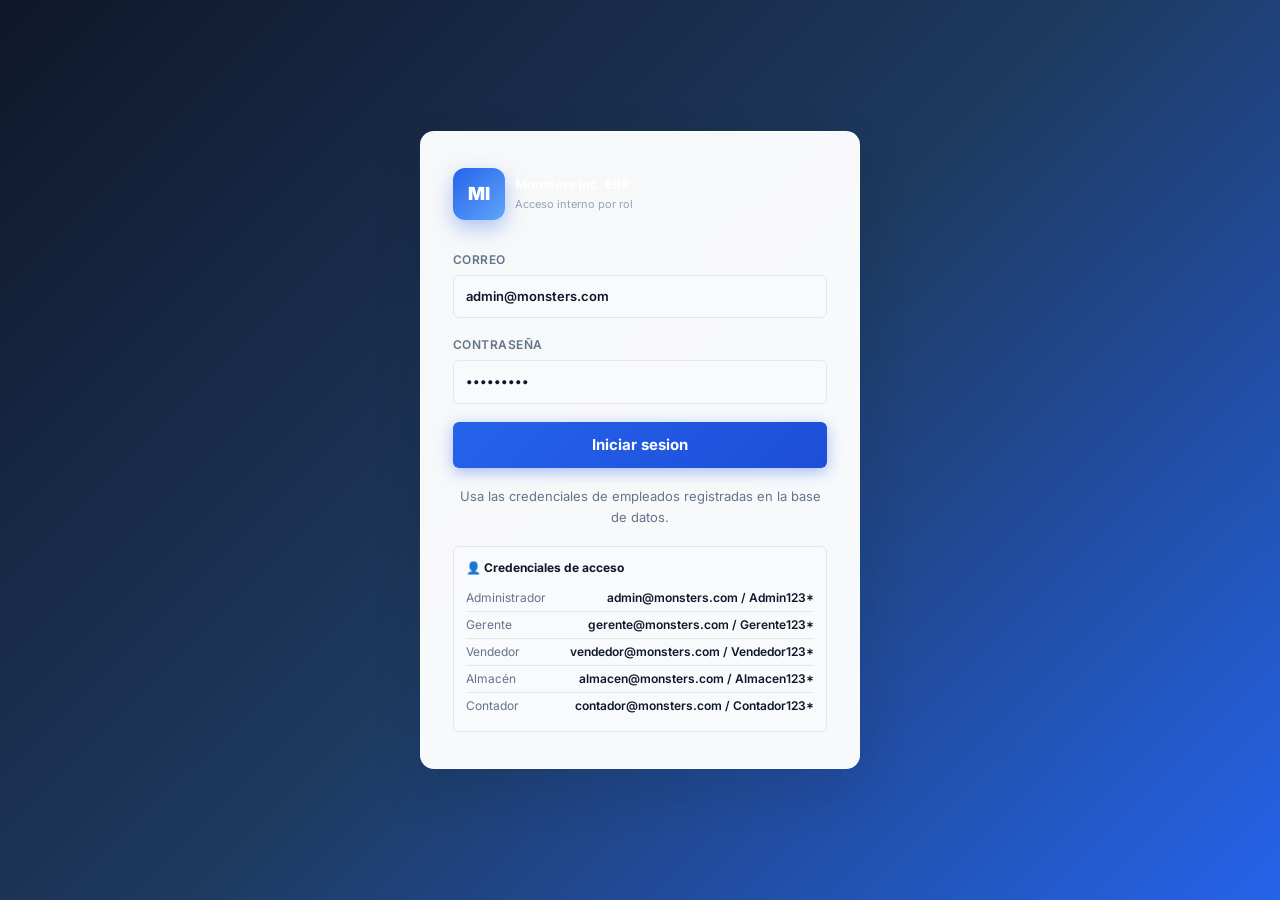
<file: ERP-Monsters-Inc/index.html>
<!doctype html>
<html lang="es">
<head>
  <meta charset="utf-8">
  <meta name="viewport" content="width=device-width, initial-scale=1">
  <title>Monsters Inc. ERP</title>
  <link rel="stylesheet" href="styles.css">
</head>
<body>
  <section class="login-view" id="loginView">
    <form class="login-card" id="loginForm">
      <div class="brand login-brand">
        <div class="brand-mark">MI</div>
        <div>
          <strong>Monsters Inc. ERP</strong>
          <span>Acceso interno por rol</span>
        </div>
      </div>
      <label>Correo
        <input id="loginEmail" type="email" value="admin@monsters.com" autocomplete="username" required>
      </label>
      <label>Contraseña
        <input id="loginPassword" type="password" value="Admin123*" autocomplete="current-password" required>
      </label>
      <button type="submit">Iniciar sesion</button>
      <p class="muted" id="loginMessage">Usa las credenciales de empleados registradas en la base de datos.</p>
      <div class="creds-hint">
        <strong>👤 Credenciales de acceso</strong>
        <div class="cred-row"><span>Administrador</span><span>admin@monsters.com / Admin123*</span></div>
        <div class="cred-row"><span>Gerente</span><span>gerente@monsters.com / Gerente123*</span></div>
        <div class="cred-row"><span>Vendedor</span><span>vendedor@monsters.com / Vendedor123*</span></div>
        <div class="cred-row"><span>Almacén</span><span>almacen@monsters.com / Almacen123*</span></div>
        <div class="cred-row"><span>Contador</span><span>contador@monsters.com / Contador123*</span></div>
      </div>
    </form>
  </section>

  <aside class="sidebar app-shell">
    <div class="brand">
      <div class="brand-mark">MI</div>
      <div>
        <strong>Monsters Inc. ERP</strong>
        <span>Ventas, inventario y operaciones</span>
      </div>
    </div>
    <label class="role-picker">Rol actual
      <select id="currentRole"></select>
    </label>
    <div class="session-box">
      <span>Sesion iniciada</span>
      <strong id="sessionUser">Sin usuario</strong>
    </div>
    <nav id="navigation"></nav>
    <button class="ghost full" id="resetState">Recargar datos de BD</button>
    <button class="ghost full danger-text" id="logoutButton">Cerrar sesion</button>
  </aside>

  <main class="app app-shell">
    <header class="topbar">
      <div>
        <p class="eyebrow">Operacion central Monster Inc.</p>
        <h1 id="screenTitle">Tablero operativo</h1>
      </div>
      <div class="top-actions">
        <button id="simulateOnline">Pedido online</button>
        <button id="simulateCorporate">Contrato corporativo</button>
        <button id="exportAll">Exportar CSV</button>
      </div>
    </header>

    <section class="screen active" id="dashboard">
      <div class="kpis" id="kpiCards"></div>
      <div class="grid two">
        <article class="panel">
          <div class="panel-head">
          <h2>Ventas por canal</h2>
            <button class="ghost" data-export="sales">CSV</button>
          </div>
          <canvas id="channelChart" height="220"></canvas>
        </article>
        <article class="panel">
          <div class="panel-head">
            <h2>Clientes por origen</h2>
            <button class="ghost" data-export="clients">CSV</button>
          </div>
          <canvas id="clientChart" height="220"></canvas>
        </article>
      </div>
      <div class="grid two">
        <article class="panel">
          <div class="panel-head">
            <h2>Clientes por lugar de gestion</h2>
            <button class="ghost" data-export="branches">CSV</button>
          </div>
          <canvas id="branchChart" height="220"></canvas>
        </article>
        <article class="panel">
          <div class="panel-head">
            <h2>Ultimas acciones</h2>
            <button class="ghost" data-screen="logs">Ver todo</button>
          </div>
          <div class="table-wrap">
            <table>
              <thead><tr><th>Fecha</th><th>Rol</th><th>Canal</th><th>Accion</th></tr></thead>
              <tbody id="recentLogRows"></tbody>
            </table>
          </div>
        </article>
      </div>
    </section>

    <section class="screen" id="pos">
      <div class="grid pos-layout">
        <article class="panel">
          <div class="panel-head">
          <h2>Punto de venta</h2>
            <span class="pill">Punto Fisico</span>
          </div>
          <div class="form-grid">
            <label>Cliente<select id="posClient"></select></label>
            <label>Articulo<select id="posProduct"></select></label>
            <label>Cantidad<input id="posQty" type="number" min="1" value="1"></label>
          </div>
          <div class="actions">
            <button id="addToCart">Agregar al ticket</button>
            <button class="ghost" id="clearCart">Vaciar ticket</button>
          </div>
          <div class="table-wrap">
            <table>
              <thead><tr><th>Concepto</th><th>Cant.</th><th>Precio</th><th>Total</th><th></th></tr></thead>
              <tbody id="cartRows"></tbody>
            </table>
          </div>
          <div class="total-bar">
            <strong id="cartTotal">$0.00</strong>
            <button id="processPosSale">Procesar e imprimir ticket</button>
          </div>
        </article>
        <article class="panel">
          <div class="panel-head">
            <h2>Simuladores por canal</h2>
            <span class="pill blue">Estado global</span>
          </div>
          <p class="muted">Cada venta descuenta inventario, crea factura, actualiza graficas, registra bitacora y, si aplica, genera envio o recoleccion.</p>
          <button class="full" id="runOnlineOrder">Pedido online</button>
          <button class="full secondary" id="runCorporateOrder">Venta B2B corporativa</button>
          <div class="document-mini" id="lastOperation"></div>
        </article>
      </div>
    </section>

    <section class="screen" id="clients">
      <article class="panel">
        <div class="panel-head">
          <h2>Gestion de clientes</h2>
          <button id="exportClients">Exportar clientes</button>
        </div>
        <div class="form-grid five">
          <label>Nombre<input id="clientName" placeholder="Boo Thompson"></label>
          <label>Correo<input id="clientEmail" type="email" placeholder="boo@humanmail.com"></label>
          <label>Tipo<select id="clientType"><option>Cliente Individual</option><option>Cliente Corporativo</option></select></label>
          <label>Canal<select id="clientChannel"><option>Online</option><option>Punto Fisico</option><option>Corporaciones</option></select></label>
          <label>Sucursal<select id="clientBranch"></select></label>
        </div>
        <div class="actions">
          <button id="createClient">Registrar cliente</button>
          <button class="ghost" data-filter-client="all">Todos</button>
          <button class="ghost" data-filter-client="Cliente Individual">Individuales</button>
          <button class="ghost" data-filter-client="Cliente Corporativo">Corporativos</button>
        </div>
        <div class="table-wrap">
          <table>
            <thead><tr><th>Cliente</th><th>Tipo</th><th>Canal</th><th>Sucursal/Depto.</th><th>Compras</th><th>Total</th><th>Acciones</th></tr></thead>
            <tbody id="clientRows"></tbody>
          </table>
        </div>
      </article>
    </section>

    <section class="screen" id="inventory">
      <article class="panel">
        <div class="panel-head">
          <h2>Inventario por sucursal</h2>
          <button id="exportInventory">Exportar inventario</button>
        </div>
        <div class="stock-filters">
          <button data-stock-filter="all">Total productos</button>
          <button data-stock-filter="low">Stock bajo (&lt;10)</button>
          <button data-stock-filter="zero">Sin stock</button>
          <button data-stock-filter="available">Disponibles</button>
        </div>
        <div class="form-grid five">
          <label>Nombre<input id="productName" placeholder="Laptop Lenovo ThinkPad E16"></label>
          <label>SKU<input id="productSku" placeholder="MI-ENER-900"></label>
          <label>Categoria<input id="productCategory" placeholder="Computo"></label>
          <label>Precio<input id="productPrice" type="number" min="1" placeholder="2500"></label>
          <label>Stock<input id="productStock" type="number" min="0" placeholder="20"></label>
        </div>
        <button id="createProduct">Registrar nuevo producto</button>
        <div class="table-wrap">
          <table>
            <thead><tr><th>SKU</th><th>Producto</th><th>Categoria</th><th>Sucursal</th><th>Stock</th><th>Precio</th><th>Acciones</th></tr></thead>
            <tbody id="inventoryRows"></tbody>
          </table>
        </div>
      </article>
    </section>

    <section class="screen" id="billing">
      <div class="grid two">
        <article class="panel">
          <div class="panel-head">
            <h2>Generar CFDI fiscal</h2>
            <span class="pill green">IVA 16%</span>
          </div>
          <div class="form-grid">
            <label>Cliente<select id="invoiceClient"></select></label>
            <label>Canal<select id="invoiceChannel"><option>Online</option><option>Punto Fisico</option><option>Corporaciones</option></select></label>
            <label>Concepto<input id="invoiceConcept" placeholder="Venta de articulos comerciales"></label>
            <label>Importe<input id="invoiceAmount" type="number" min="1" value="1200"></label>
          </div>
          <div class="invoice-preview">
            <span>Subtotal <strong id="invoiceSubtotal">$0.00</strong></span>
            <span>IVA <strong id="invoiceTax">$0.00</strong></span>
            <span>Total <strong id="invoiceTotal">$0.00</strong></span>
          </div>
          <button id="issueInvoice">Emitir CFDI</button>
        </article>
        <article class="panel">
          <div class="panel-head">
            <h2>Facturas emitidas</h2>
            <button id="exportInvoices">Exportar facturas</button>
          </div>
          <div class="form-grid">
            <label>Buscar<input id="invoiceSearch" placeholder="Folio o cliente"></label>
            <label>Canal<select id="invoiceFilter"><option>Todos</option><option>Online</option><option>Punto Fisico</option><option>Corporaciones</option></select></label>
          </div>
          <div class="table-wrap">
            <table>
              <thead><tr><th>Folio</th><th>Cliente</th><th>Canal</th><th>Total</th><th>Estado</th><th>Archivos</th></tr></thead>
              <tbody id="invoiceRows"></tbody>
            </table>
          </div>
        </article>
      </div>
    </section>

    <section class="screen" id="shipping">
      <article class="panel">
        <div class="panel-head">
          <h2>Gestion de envios</h2>
          <button id="exportShipments">Exportar envios</button>
        </div>
        <div class="table-wrap">
          <table>
            <thead><tr><th>Guia</th><th>Canal</th><th>Cliente</th><th>Sucursal</th><th>Destino</th><th>Estado</th><th>Acciones</th></tr></thead>
            <tbody id="shipmentRows"></tbody>
          </table>
        </div>
      </article>
    </section>

    <section class="screen" id="access">
      <div class="grid two">
        <article class="panel">
          <div class="panel-head">
          <h2>Empleados</h2>
            <button id="exportEmployees">Exportar empleados</button>
          </div>
          <div class="form-grid">
            <label>Nombre<input id="employeeName" placeholder="Randall Boggs"></label>
            <label>Correo<input id="employeeEmail" type="email" placeholder="randall@monsters.inc"></label>
            <label>Rol<select id="employeeRole"></select></label>
            <label>Sucursal<select id="employeeBranch"></select></label>
          </div>
          <button id="createEmployee">Registrar empleado</button>
          <div class="table-wrap">
            <table>
              <thead><tr><th>Nombre</th><th>Correo</th><th>Rol</th><th>Sucursal</th><th>Estado</th><th>Acciones</th></tr></thead>
              <tbody id="employeeRows"></tbody>
            </table>
          </div>
        </article>
        <article class="panel">
          <div class="panel-head">
            <h2>Roles y permisos</h2>
            <button id="saveRoleChanges">Guardar cambios</button>
          </div>
          <div class="form-grid">
            <label>Rol<select id="roleEditor"></select></label>
            <label>Nuevo rol<input id="newRoleName" placeholder="Supervisor CDA"></label>
          </div>
          <div id="permissionChecklist" class="checklist"></div>
          <button id="createRole">Crear rol con permisos</button>
        </article>
      </div>
    </section>

    <section class="screen" id="cut">
      <article class="panel">
        <div class="panel-head">
          <h2>Corte de caja personalizado</h2>
          <button id="downloadCut">Descargar reporte de corte</button>
        </div>
        <div class="form-grid four">
          <label>Periodo<select id="cutPeriod"><option>Semanal</option><option>Mensual</option><option>Personalizado</option></select></label>
          <label>Inicio<input id="cutStart" type="date"></label>
          <label>Fin<input id="cutEnd" type="date"></label>
          <label>Accion<button id="processCut" type="button">Procesar corte</button></label>
        </div>
        <div class="kpis" id="cutCards"></div>
        <div class="table-wrap">
          <table>
            <thead><tr><th>Canal</th><th>Ventas</th><th>Subtotal</th><th>IVA</th><th>Total</th></tr></thead>
            <tbody id="cutRows"></tbody>
          </table>
        </div>
      </article>
    </section>

    <section class="screen" id="logs">
      <article class="panel">
        <div class="panel-head">
          <h2>Bitacora de la planta</h2>
          <button id="exportLogs">Exportar bitacora</button>
        </div>
        <div class="table-wrap">
          <table>
            <thead><tr><th>Fecha exacta</th><th>Usuario/Rol</th><th>Canal</th><th>Modulo</th><th>Accion</th><th>Detalle</th></tr></thead>
            <tbody id="logRows"></tbody>
          </table>
        </div>
      </article>
    </section>
  </main>

  <div class="modal" id="modal">
    <div class="modal-card">
      <div class="panel-head">
        <h2 id="modalTitle">Documento</h2>
        <button class="ghost" id="closeModal">Cerrar</button>
      </div>
      <div id="modalBody"></div>
      <div class="actions end">
        <button id="printModal">Imprimir</button>
        <button id="downloadModal">Descargar HTML</button>
      </div>
    </div>
  </div>

  <div id="toastContainer"></div>
  <script src="script.js"></script>
</body>
</html>
</file>
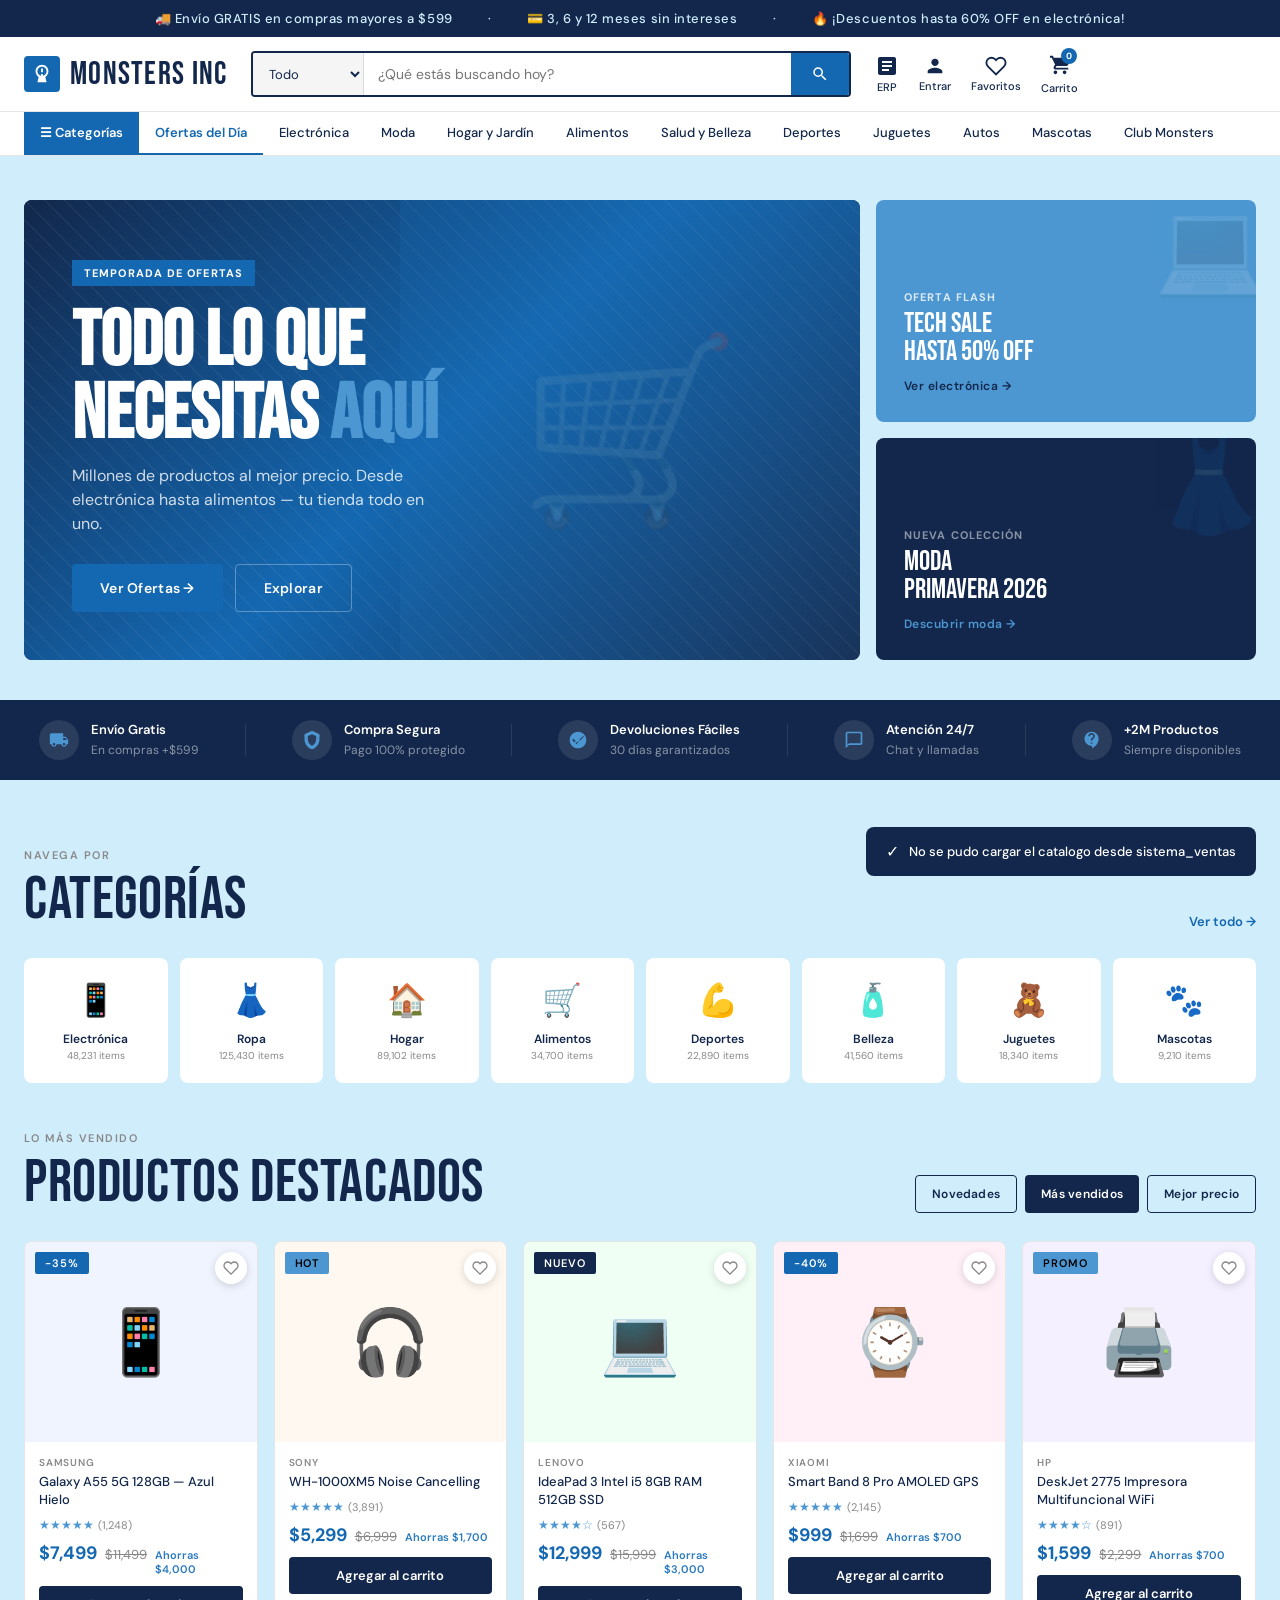
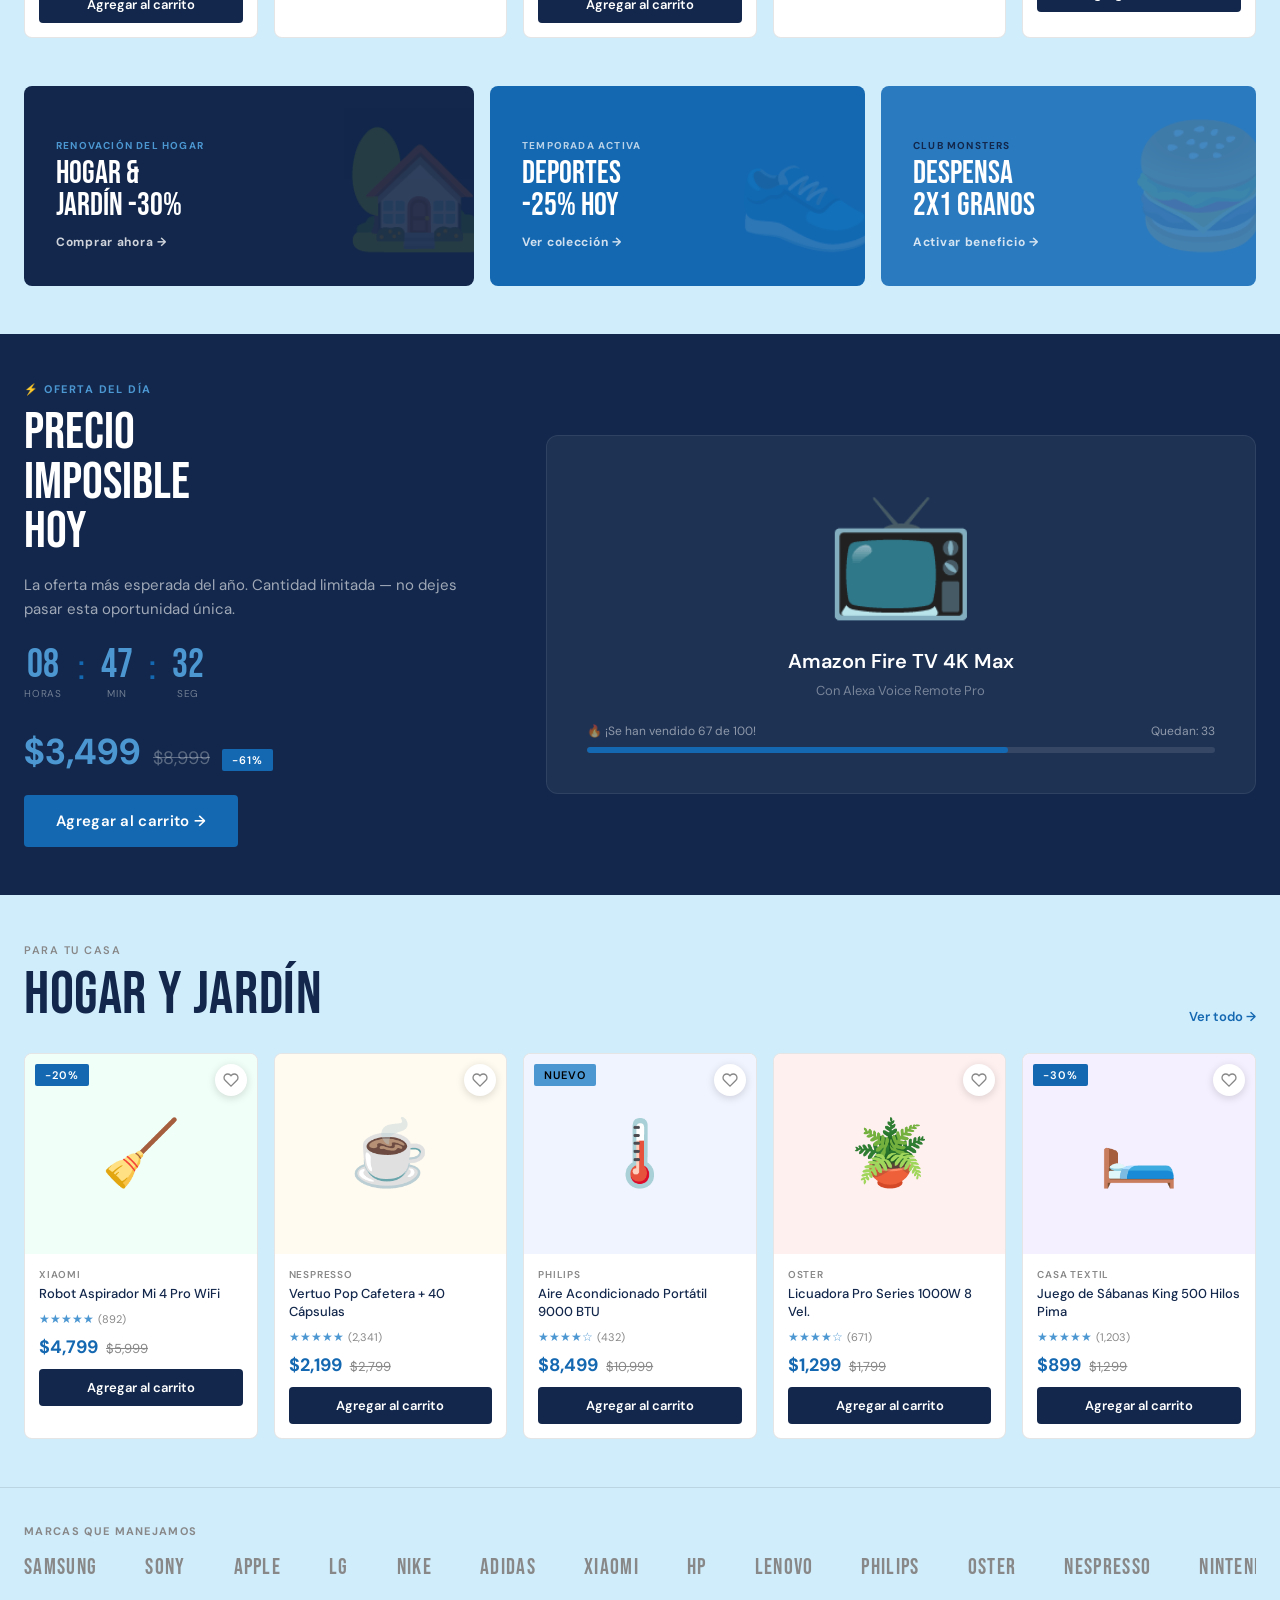
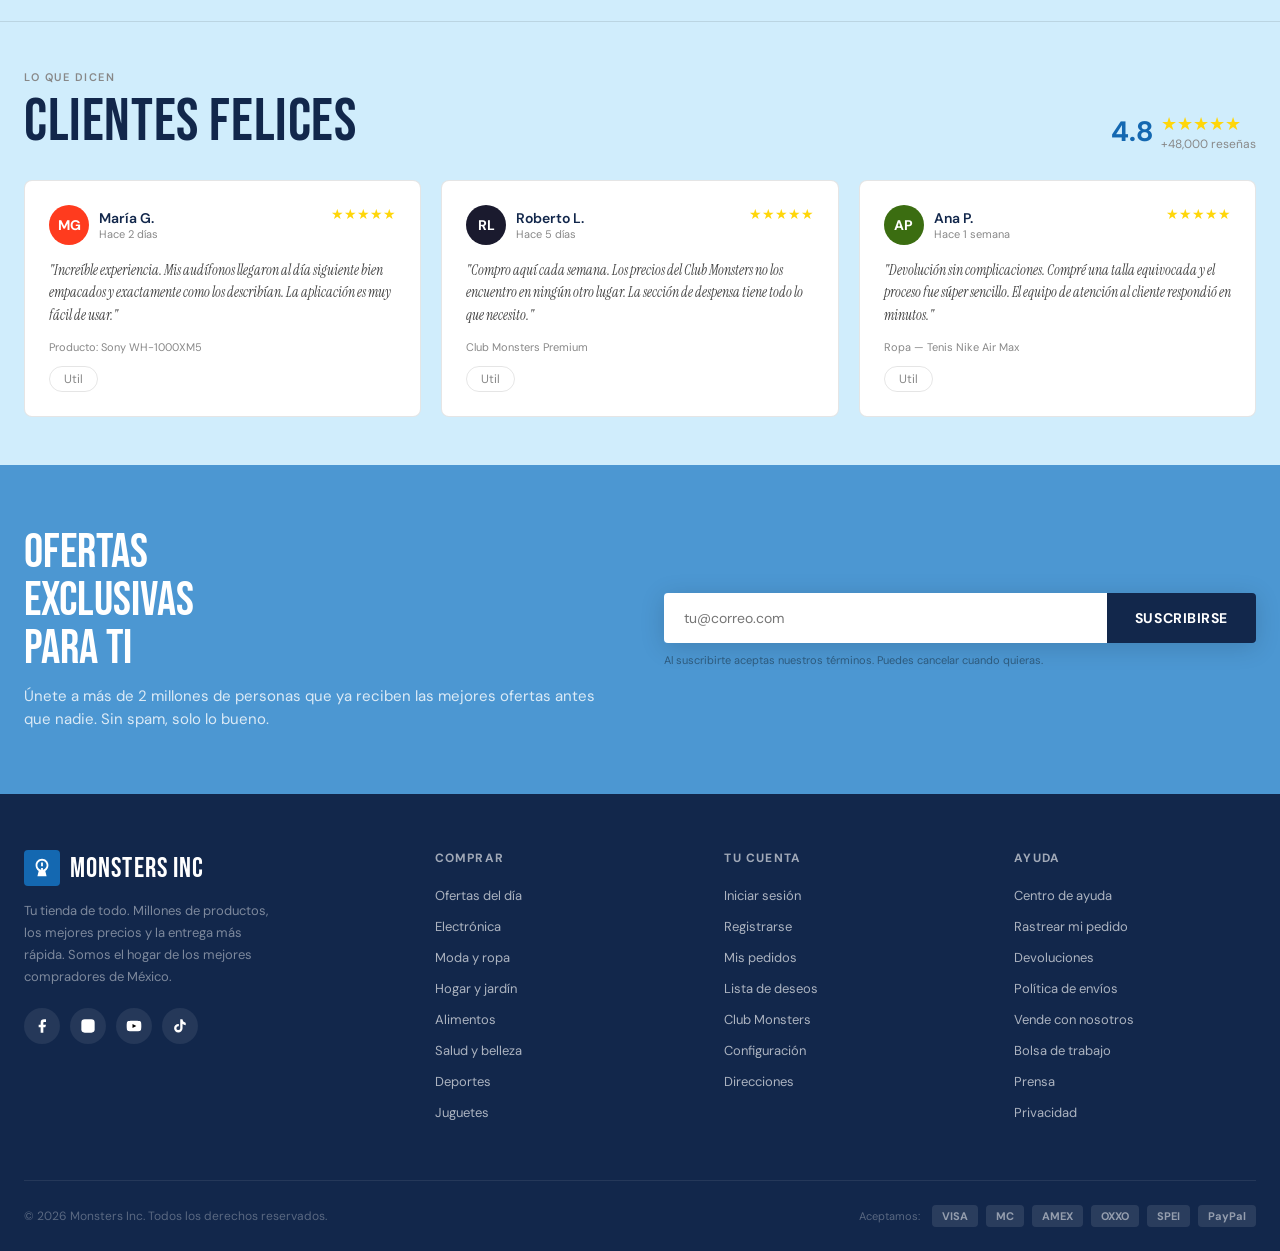
<file: tienda-de-Monsters-Inc/index.html>
<!DOCTYPE html>
<html lang="es">
<head>
<meta charset="UTF-8">
<meta name="viewport" content="width=device-width, initial-scale=1.0">
<title>Monsters Inc — Tu tienda de todo</title>
<link href="https://fonts.googleapis.com/css2?family=Bebas+Neue&family=DM+Sans:wght@300;400;500;600&family=Instrument+Serif:ital@0;1&display=swap" rel="stylesheet">
<link rel="stylesheet" href="estilo.css">
</head>
<body>

<!-- ANNOUNCEMENT -->
<div class="announcement-bar">
  <span>🚚 Envío GRATIS en compras mayores a $599</span>
  <span>·</span>
  <span>💳 3, 6 y 12 meses sin intereses</span>
  <span>·</span>
  <span>🔥 ¡Descuentos hasta 60% OFF en electrónica!</span>
</div>

<!-- HEADER -->
<header>
  <div class="container">
    <div class="nav-top">
      <a href="#" class="logo">
        <div class="logo-icon">
          <svg viewBox="0 0 24 24" xmlns="http://www.w3.org/2000/svg">
            <path d="M12 2C8.13 2 5 5.13 5 9c0 2.61 1.36 4.9 3.4 6.22L7 21h10l-1.4-5.78C17.64 13.9 19 11.61 19 9c0-3.87-3.13-7-7-7zm0 2c2.76 0 5 2.24 5 5s-2.24 5-5 5-5-2.24-5-5 2.24-5 5-5zm-1 8h2v2h-2zm0-6h2v4h-2z"/>
          </svg>
        </div>
        MONSTERS INC
      </a>
      <div class="search-bar">
        <select>
          <option>Todo</option>
          <option>Electrónica</option>
          <option>Ropa</option>
          <option>Hogar</option>
          <option>Alimentos</option>
          <option>Deportes</option>
        </select>
        <input type="text" placeholder="¿Qué estás buscando hoy?">
        <button>
          <svg viewBox="0 0 24 24" xmlns="http://www.w3.org/2000/svg">
            <path d="M15.5 14h-.79l-.28-.27A6.471 6.471 0 0 0 16 9.5 6.5 6.5 0 1 0 9.5 16c1.61 0 3.09-.59 4.23-1.57l.27.28v.79l5 4.99L20.49 19l-4.99-5zm-6 0C7.01 14 5 11.99 5 9.5S7.01 5 9.5 5 14 7.01 14 9.5 11.99 14 9.5 14z"/>
          </svg>
        </button>
      </div>
      <div class="nav-actions">
        <a href="../ERP-Monsters-Inc/" class="nav-action" style="text-decoration:none;color:inherit;">
          <svg viewBox="0 0 24 24" fill="currentColor" style="width:24px;height:24px;"><path d="M19 3H5c-1.1 0-2 .9-2 2v14c0 1.1.9 2 2 2h14c1.1 0 2-.9 2-2V5c0-1.1-.9-2-2-2zm-5 14H7v-2h7v2zm3-4H7v-2h10v2zm0-4H7V7h10v2z"/></svg>
          <span>ERP</span>
        </a>
        <div class="nav-action" onclick="showToast('Iniciando sesión...')">
          <svg viewBox="0 0 24 24" fill="currentColor"><path d="M12 12c2.21 0 4-1.79 4-4s-1.79-4-4-4-4 1.79-4 4 1.79 4 4 4zm0 2c-2.67 0-8 1.34-8 4v2h16v-2c0-2.66-5.33-4-8-4z"/></svg>
          <span>Entrar</span>
        </div>
        <div class="nav-action" onclick="openWishlist()">
          <svg viewBox="0 0 24 24" fill="none" stroke="currentColor" stroke-width="2"><path d="M20.84 4.61a5.5 5.5 0 0 0-7.78 0L12 5.67l-1.06-1.06a5.5 5.5 0 0 0-7.78 7.78l1.06 1.06L12 21.23l7.78-7.78 1.06-1.06a5.5 5.5 0 0 0 0-7.78z"/></svg>
          <span>Favoritos</span>
        </div>
        <div class="nav-action cart-badge" onclick="openCart()">
          <div style="position:relative">
            <svg viewBox="0 0 24 24" fill="currentColor"><path d="M7 18c-1.1 0-1.99.9-1.99 2S5.9 22 7 22s2-.9 2-2-.9-2-2-2zM1 2v2h2l3.6 7.59-1.35 2.45c-.16.28-.25.61-.25.96C5 16.1 5.9 17 7 17h14v-2H7.42c-.14 0-.25-.11-.25-.25l.03-.12.9-1.63H19c.75 0 1.41-.41 1.75-1.03l3.58-6.49A1 1 0 0 0 23.46 4H5.21l-.94-2H1zm16 16c-1.1 0-1.99.9-1.99 2s.89 2 1.99 2 2-.9 2-2-.9-2-2-2z"/></svg>
            <div class="badge" id="cart-count">3</div>
          </div>
          <span>Carrito</span>
        </div>
      </div>
    </div>
  </div>
  <div class="nav-bottom">
    <div class="container">
      <nav class="nav-cats">
        <a class="nav-cat nav-cat-all" href="#">☰ Categorías</a>
        <a class="nav-cat active" href="#">Ofertas del Día</a>
        <a class="nav-cat" href="#">Electrónica</a>
        <a class="nav-cat" href="#">Moda</a>
        <a class="nav-cat" href="#">Hogar y Jardín</a>
        <a class="nav-cat" href="#">Alimentos</a>
        <a class="nav-cat" href="#">Salud y Belleza</a>
        <a class="nav-cat" href="#">Deportes</a>
        <a class="nav-cat" href="#">Juguetes</a>
        <a class="nav-cat" href="#">Autos</a>
        <a class="nav-cat" href="#">Mascotas</a>
        <a class="nav-cat" href="#">Club Monsters</a>
      </nav>
    </div>
  </div>
</header>

<!-- HERO -->
<main>
<section class="section" style="padding-top:24px; padding-bottom:0">
  <div class="container">
    <div class="hero">
      <div class="hero-main">
        <div class="hero-bg"></div>
        <div class="hero-pattern"></div>
        <div class="hero-img-placeholder">
          <span class="big-icon">🛒</span>
        </div>
        <div class="hero-content">
          <div class="hero-tag">Temporada de Ofertas</div>
          <h1 class="hero-title">TODO LO QUE<br>NECESITAS <em>AQUÍ</em></h1>
          <p class="hero-sub">Millones de productos al mejor precio. Desde electrónica hasta alimentos — tu tienda todo en uno.</p>
          <div class="hero-cta">
            <a href="#" class="btn btn-primary">Ver Ofertas →</a>
            <a href="#" class="btn btn-outline" style="color:#fff;border-color:rgba(255,255,255,.3)">Explorar</a>
          </div>
        </div>
      </div>
      <div class="hero-sidebar">
        <div class="hero-card hero-card-1">
          <div class="card-deco">💻</div>
          <div class="card-label">Oferta Flash</div>
          <div class="card-title">TECH SALE<br>HASTA 50% OFF</div>
          <a href="#" class="card-link">Ver electrónica →</a>
        </div>
        <div class="hero-card hero-card-2">
          <div class="card-deco">👗</div>
          <div class="card-label">Nueva Colección</div>
          <div class="card-title">MODA<br>PRIMAVERA 2026</div>
          <a href="#" class="card-link" style="color:var(--accent2)">Descubrir moda →</a>
        </div>
      </div>
    </div>
  </div>
</section>

<!-- STATS -->
<div class="stats-bar">
  <div class="container">
    <div class="stat-item">
      <div class="stat-icon"><svg viewBox="0 0 24 24"><path d="M20 8h-3V4H3c-1.1 0-2 .9-2 2v11h2c0 1.66 1.34 3 3 3s3-1.34 3-3h6c0 1.66 1.34 3 3 3s3-1.34 3-3h2v-5l-3-4zM6 18.5c-.83 0-1.5-.67-1.5-1.5s.67-1.5 1.5-1.5 1.5.67 1.5 1.5-.67 1.5-1.5 1.5zm13.5-9l1.96 2.5H17V9.5h2.5zm-1.5 9c-.83 0-1.5-.67-1.5-1.5s.67-1.5 1.5-1.5 1.5.67 1.5 1.5-.67 1.5-1.5 1.5z"/></svg></div>
      <div class="stat-text"><strong>Envío Gratis</strong><span>En compras +$599</span></div>
    </div>
    <div class="stat-divider"></div>
    <div class="stat-item">
      <div class="stat-icon"><svg viewBox="0 0 24 24"><path d="M12 1L3 5v6c0 5.55 3.84 10.74 9 12 5.16-1.26 9-6.45 9-12V5l-9-4zm0 4l5 2.18V11c0 3.5-2.33 6.79-5 7.93-2.67-1.14-5-4.43-5-7.93V7.18L12 5z"/></svg></div>
      <div class="stat-text"><strong>Compra Segura</strong><span>Pago 100% protegido</span></div>
    </div>
    <div class="stat-divider"></div>
    <div class="stat-item">
      <div class="stat-icon"><svg viewBox="0 0 24 24"><path d="M19 6.41L17.59 5 12 10.59 6.41 5 5 6.41 10.59 12 5 17.59 6.41 19 12 13.41 17.59 19 19 17.59 13.41 12z"/><path d="M12 2C6.48 2 2 6.48 2 12s4.48 10 10 10 10-4.48 10-10S17.52 2 12 2zm-2 15l-5-5 1.41-1.41L10 14.17l7.59-7.59L19 8l-9 9z"/></svg></div>
      <div class="stat-text"><strong>Devoluciones Fáciles</strong><span>30 días garantizados</span></div>
    </div>
    <div class="stat-divider"></div>
    <div class="stat-item">
      <div class="stat-icon"><svg viewBox="0 0 24 24"><path d="M20 2H4c-1.1 0-2 .9-2 2v18l4-4h14c1.1 0 2-.9 2-2V4c0-1.1-.9-2-2-2zm0 14H6l-2 2V4h16v12z"/></svg></div>
      <div class="stat-text"><strong>Atención 24/7</strong><span>Chat y llamadas</span></div>
    </div>
    <div class="stat-divider"></div>
    <div class="stat-item">
      <div class="stat-icon"><svg viewBox="0 0 24 24"><path d="M11.5 2C6.81 2 3 5.81 3 10.5S6.81 19 11.5 19h.5v3c4.86-2.34 8-7 8-11.5C20 5.81 16.19 2 11.5 2zm1 14.5h-2V15h2v1.5zm0-4h-2c0-3.25 3-3 3-5 0-1.1-.9-2-2-2s-2 .9-2 2h-2c0-2.21 1.79-4 4-4s4 1.79 4 4c0 2.5-3 2.75-3 5z"/></svg></div>
      <div class="stat-text"><strong>+2M Productos</strong><span>Siempre disponibles</span></div>
    </div>
  </div>
</div>

<!-- CATEGORIES -->
<section class="section">
  <div class="container">
    <div class="section-header">
      <div>
        <div class="section-label">Navega por</div>
        <div class="section-title">CATEGORÍAS</div>
      </div>
      <a href="#" class="view-all">Ver todo →</a>
    </div>
    <div class="cats-grid">
      <div class="cat-card"><div class="cat-icon">📱</div><div class="cat-name">Electrónica</div><div class="cat-count">48,231 items</div></div>
      <div class="cat-card"><div class="cat-icon">👗</div><div class="cat-name">Ropa</div><div class="cat-count">125,430 items</div></div>
      <div class="cat-card"><div class="cat-icon">🏠</div><div class="cat-name">Hogar</div><div class="cat-count">89,102 items</div></div>
      <div class="cat-card"><div class="cat-icon">🛒</div><div class="cat-name">Alimentos</div><div class="cat-count">34,700 items</div></div>
      <div class="cat-card"><div class="cat-icon">💪</div><div class="cat-name">Deportes</div><div class="cat-count">22,890 items</div></div>
      <div class="cat-card"><div class="cat-icon">🧴</div><div class="cat-name">Belleza</div><div class="cat-count">41,560 items</div></div>
      <div class="cat-card"><div class="cat-icon">🧸</div><div class="cat-name">Juguetes</div><div class="cat-count">18,340 items</div></div>
      <div class="cat-card"><div class="cat-icon">🐾</div><div class="cat-name">Mascotas</div><div class="cat-count">9,210 items</div></div>
    </div>
  </div>
</section>

<!-- PRODUCTS - Destacados -->
<section class="section" style="padding-top:0">
  <div class="container">
    <div class="section-header">
      <div>
        <div class="section-label">Lo más vendido</div>
        <div class="section-title">PRODUCTOS DESTACADOS</div>
      </div>
      <div style="display:flex;gap:8px">
        <button class="btn btn-outline" style="padding:10px 16px;font-size:12px">Novedades</button>
        <button class="btn btn-dark" style="padding:10px 16px;font-size:12px">Más vendidos</button>
        <button class="btn btn-outline" style="padding:10px 16px;font-size:12px">Mejor precio</button>
      </div>
    </div>
    <div class="products-grid">

      <div class="product-card">
        <div class="product-img" style="background:#f0f4ff">
          <div class="product-badges"><span class="tag tag-red">-35%</span></div>
          <div class="product-wishlist"><svg viewBox="0 0 24 24" stroke-width="2"><path d="M20.84 4.61a5.5 5.5 0 0 0-7.78 0L12 5.67l-1.06-1.06a5.5 5.5 0 0 0-7.78 7.78l1.06 1.06L12 21.23l7.78-7.78 1.06-1.06a5.5 5.5 0 0 0 0-7.78z"/></svg></div>
          <span class="p-icon">📱</span>
        </div>
        <div class="product-info">
          <div class="product-brand">Samsung</div>
          <div class="product-name">Galaxy A55 5G 128GB — Azul Hielo</div>
          <div class="product-stars"><span class="stars">★★★★★</span><span class="star-count">(1,248)</span></div>
          <div class="product-price"><span class="price-now">$7,499</span><span class="price-was">$11,499</span><span class="price-save">Ahorras $4,000</span></div>
          <button class="product-add" onclick="addToCart('Galaxy A55 5G')">Agregar al carrito</button>
        </div>
      </div>

      <div class="product-card">
        <div class="product-img" style="background:#fff8f0">
          <div class="product-badges"><span class="tag tag-yellow">HOT</span></div>
          <div class="product-wishlist"><svg viewBox="0 0 24 24" stroke-width="2"><path d="M20.84 4.61a5.5 5.5 0 0 0-7.78 0L12 5.67l-1.06-1.06a5.5 5.5 0 0 0-7.78 7.78l1.06 1.06L12 21.23l7.78-7.78 1.06-1.06a5.5 5.5 0 0 0 0-7.78z"/></svg></div>
          <span class="p-icon">🎧</span>
        </div>
        <div class="product-info">
          <div class="product-brand">Sony</div>
          <div class="product-name">WH-1000XM5 Noise Cancelling</div>
          <div class="product-stars"><span class="stars">★★★★★</span><span class="star-count">(3,891)</span></div>
          <div class="product-price"><span class="price-now">$5,299</span><span class="price-was">$6,999</span><span class="price-save">Ahorras $1,700</span></div>
          <button class="product-add" onclick="addToCart('Sony WH-1000XM5')">Agregar al carrito</button>
        </div>
      </div>

      <div class="product-card">
        <div class="product-img" style="background:#f0fff4">
          <div class="product-badges"><span class="tag tag-dark">NUEVO</span></div>
          <div class="product-wishlist"><svg viewBox="0 0 24 24" stroke-width="2"><path d="M20.84 4.61a5.5 5.5 0 0 0-7.78 0L12 5.67l-1.06-1.06a5.5 5.5 0 0 0-7.78 7.78l1.06 1.06L12 21.23l7.78-7.78 1.06-1.06a5.5 5.5 0 0 0 0-7.78z"/></svg></div>
          <span class="p-icon">💻</span>
        </div>
        <div class="product-info">
          <div class="product-brand">Lenovo</div>
          <div class="product-name">IdeaPad 3 Intel i5 8GB RAM 512GB SSD</div>
          <div class="product-stars"><span class="stars">★★★★☆</span><span class="star-count">(567)</span></div>
          <div class="product-price"><span class="price-now">$12,999</span><span class="price-was">$15,999</span><span class="price-save">Ahorras $3,000</span></div>
          <button class="product-add" onclick="addToCart('Lenovo IdeaPad 3')">Agregar al carrito</button>
        </div>
      </div>

      <div class="product-card">
        <div class="product-img" style="background:#fff0f8">
          <div class="product-badges"><span class="tag tag-red">-40%</span></div>
          <div class="product-wishlist"><svg viewBox="0 0 24 24" stroke-width="2"><path d="M20.84 4.61a5.5 5.5 0 0 0-7.78 0L12 5.67l-1.06-1.06a5.5 5.5 0 0 0-7.78 7.78l1.06 1.06L12 21.23l7.78-7.78 1.06-1.06a5.5 5.5 0 0 0 0-7.78z"/></svg></div>
          <span class="p-icon">⌚</span>
        </div>
        <div class="product-info">
          <div class="product-brand">Xiaomi</div>
          <div class="product-name">Smart Band 8 Pro AMOLED GPS</div>
          <div class="product-stars"><span class="stars">★★★★★</span><span class="star-count">(2,145)</span></div>
          <div class="product-price"><span class="price-now">$999</span><span class="price-was">$1,699</span><span class="price-save">Ahorras $700</span></div>
          <button class="product-add" onclick="addToCart('Xiaomi Smart Band 8')">Agregar al carrito</button>
        </div>
      </div>

      <div class="product-card">
        <div class="product-img" style="background:#f5f0ff">
          <div class="product-badges"><span class="tag tag-yellow">PROMO</span></div>
          <div class="product-wishlist"><svg viewBox="0 0 24 24" stroke-width="2"><path d="M20.84 4.61a5.5 5.5 0 0 0-7.78 0L12 5.67l-1.06-1.06a5.5 5.5 0 0 0-7.78 7.78l1.06 1.06L12 21.23l7.78-7.78 1.06-1.06a5.5 5.5 0 0 0 0-7.78z"/></svg></div>
          <span class="p-icon">🖨️</span>
        </div>
        <div class="product-info">
          <div class="product-brand">HP</div>
          <div class="product-name">DeskJet 2775 Impresora Multifuncional WiFi</div>
          <div class="product-stars"><span class="stars">★★★★☆</span><span class="star-count">(891)</span></div>
          <div class="product-price"><span class="price-now">$1,599</span><span class="price-was">$2,299</span><span class="price-save">Ahorras $700</span></div>
          <button class="product-add" onclick="addToCart('HP DeskJet 2775')">Agregar al carrito</button>
        </div>
      </div>

    </div>
  </div>
</section>

<!-- PROMO BANNERS -->
<section class="section" style="padding-top:0">
  <div class="container">
    <div class="promo-grid">
      <div class="promo-card promo-card-1">
        <div class="promo-deco">🏡</div>
        <div class="promo-tag">Renovación del Hogar</div>
        <div class="promo-title">HOGAR &<br>JARDÍN -30%</div>
        <a href="#" class="promo-link">Comprar ahora →</a>
      </div>
      <div class="promo-card promo-card-2">
        <div class="promo-deco">👟</div>
        <div class="promo-tag">Temporada Activa</div>
        <div class="promo-title">DEPORTES<br>-25% HOY</div>
        <a href="#" class="promo-link">Ver colección →</a>
      </div>
      <div class="promo-card promo-card-3">
        <div class="promo-deco">🍔</div>
        <div class="promo-tag">Club Monsters</div>
        <div class="promo-title">DESPENSA<br>2x1 GRANOS</div>
        <a href="#" class="promo-link">Activar beneficio →</a>
      </div>
    </div>
  </div>
</section>

<!-- DEAL OF THE DAY -->
<div class="deal-section">
  <div class="container">
    <div class="deal-inner">
      <div class="deal-left">
        <div class="deal-label">⚡ Oferta del Día</div>
        <div class="deal-title">PRECIO<br>IMPOSIBLE<br>HOY</div>
        <div class="deal-desc">La oferta más esperada del año. Cantidad limitada — no dejes pasar esta oportunidad única.</div>
        <div class="deal-timer">
          <div class="timer-unit"><div class="timer-num" id="t-h">08</div><div class="timer-label">horas</div></div>
          <div class="timer-sep">:</div>
          <div class="timer-unit"><div class="timer-num" id="t-m">47</div><div class="timer-label">min</div></div>
          <div class="timer-sep">:</div>
          <div class="timer-unit"><div class="timer-num" id="t-s">33</div><div class="timer-label">seg</div></div>
        </div>
        <div class="deal-price">
          <span class="deal-price-now">$3,499</span>
          <span class="deal-price-was">$8,999</span>
          <span class="tag tag-red">-61%</span>
        </div>
        <button class="btn btn-primary" style="font-size:15px;padding:16px 32px" onclick="addToCart(1)">Agregar al carrito →</button>
      </div>
      <div class="deal-product">
        <div class="deal-img">📺</div>
        <div class="deal-product-name">Amazon Fire TV 4K Max</div>
        <div class="deal-product-brand">Con Alexa Voice Remote Pro</div>
        <div class="deal-progress">
          <div class="progress-info"><span>🔥 ¡Se han vendido 67 de 100!</span><span>Quedan: 33</span></div>
          <div class="progress-bar"><div class="progress-fill"></div></div>
        </div>
      </div>
    </div>
  </div>
</div>

<!-- MORE PRODUCTS - Hogar -->
<section class="section">
  <div class="container">
    <div class="section-header">
      <div>
        <div class="section-label">Para tu casa</div>
        <div class="section-title">HOGAR Y JARDÍN</div>
      </div>
      <a href="#" class="view-all">Ver todo →</a>
    </div>
    <div class="products-grid">
      <div class="product-card">
        <div class="product-img" style="background:#f0fff8"><div class="product-badges"><span class="tag tag-red">-20%</span></div><div class="product-wishlist"><svg viewBox="0 0 24 24" stroke-width="2"><path d="M20.84 4.61a5.5 5.5 0 0 0-7.78 0L12 5.67l-1.06-1.06a5.5 5.5 0 0 0-7.78 7.78l1.06 1.06L12 21.23l7.78-7.78 1.06-1.06a5.5 5.5 0 0 0 0-7.78z"/></svg></div><span class="p-icon">🧹</span></div>
        <div class="product-info"><div class="product-brand">Xiaomi</div><div class="product-name">Robot Aspirador Mi 4 Pro WiFi</div><div class="product-stars"><span class="stars">★★★★★</span><span class="star-count">(892)</span></div><div class="product-price"><span class="price-now">$4,799</span><span class="price-was">$5,999</span></div><button class="product-add" onclick="addToCart('Xiaomi Robot Aspirador')">Agregar al carrito</button></div>
      </div>
      <div class="product-card">
        <div class="product-img" style="background:#fffbf0"><div class="product-wishlist"><svg viewBox="0 0 24 24" stroke-width="2"><path d="M20.84 4.61a5.5 5.5 0 0 0-7.78 0L12 5.67l-1.06-1.06a5.5 5.5 0 0 0-7.78 7.78l1.06 1.06L12 21.23l7.78-7.78 1.06-1.06a5.5 5.5 0 0 0 0-7.78z"/></svg></div><span class="p-icon">☕</span></div>
        <div class="product-info"><div class="product-brand">Nespresso</div><div class="product-name">Vertuo Pop Cafetera + 40 Cápsulas</div><div class="product-stars"><span class="stars">★★★★★</span><span class="star-count">(2,341)</span></div><div class="product-price"><span class="price-now">$2,199</span><span class="price-was">$2,799</span></div><button class="product-add" onclick="addToCart('Nespresso Vertuo Pop')">Agregar al carrito</button></div>
      </div>
      <div class="product-card">
        <div class="product-img" style="background:#f0f4ff"><div class="product-badges"><span class="tag tag-yellow">NUEVO</span></div><div class="product-wishlist"><svg viewBox="0 0 24 24" stroke-width="2"><path d="M20.84 4.61a5.5 5.5 0 0 0-7.78 0L12 5.67l-1.06-1.06a5.5 5.5 0 0 0-7.78 7.78l1.06 1.06L12 21.23l7.78-7.78 1.06-1.06a5.5 5.5 0 0 0 0-7.78z"/></svg></div><span class="p-icon">🌡️</span></div>
        <div class="product-info"><div class="product-brand">Philips</div><div class="product-name">Aire Acondicionado Portátil 9000 BTU</div><div class="product-stars"><span class="stars">★★★★☆</span><span class="star-count">(432)</span></div><div class="product-price"><span class="price-now">$8,499</span><span class="price-was">$10,999</span></div><button class="product-add" onclick="addToCart('Philips Aire Portátil')">Agregar al carrito</button></div>
      </div>
      <div class="product-card">
        <div class="product-img" style="background:#fff0f0"><div class="product-wishlist"><svg viewBox="0 0 24 24" stroke-width="2"><path d="M20.84 4.61a5.5 5.5 0 0 0-7.78 0L12 5.67l-1.06-1.06a5.5 5.5 0 0 0-7.78 7.78l1.06 1.06L12 21.23l7.78-7.78 1.06-1.06a5.5 5.5 0 0 0 0-7.78z"/></svg></div><span class="p-icon">🪴</span></div>
        <div class="product-info"><div class="product-brand">Oster</div><div class="product-name">Licuadora Pro Series 1000W 8 Vel.</div><div class="product-stars"><span class="stars">★★★★☆</span><span class="star-count">(671)</span></div><div class="product-price"><span class="price-now">$1,299</span><span class="price-was">$1,799</span></div><button class="product-add" onclick="addToCart('Oster Licuadora Pro')">Agregar al carrito</button></div>
      </div>
      <div class="product-card">
        <div class="product-img" style="background:#f5f0ff"><div class="product-badges"><span class="tag tag-red">-30%</span></div><div class="product-wishlist"><svg viewBox="0 0 24 24" stroke-width="2"><path d="M20.84 4.61a5.5 5.5 0 0 0-7.78 0L12 5.67l-1.06-1.06a5.5 5.5 0 0 0-7.78 7.78l1.06 1.06L12 21.23l7.78-7.78 1.06-1.06a5.5 5.5 0 0 0 0-7.78z"/></svg></div><span class="p-icon">🛏️</span></div>
        <div class="product-info"><div class="product-brand">Casa Textil</div><div class="product-name">Juego de Sábanas King 500 Hilos Pima</div><div class="product-stars"><span class="stars">★★★★★</span><span class="star-count">(1,203)</span></div><div class="product-price"><span class="price-now">$899</span><span class="price-was">$1,299</span></div><button class="product-add" onclick="addToCart('Sábanas King 500 Hilos')">Agregar al carrito</button></div>
      </div>
    </div>
  </div>
</section>

<!-- BRANDS -->
<div class="brands-strip">
  <div class="container">
    <div style="font-size:11px;font-weight:700;letter-spacing:.12em;color:var(--muted);margin-bottom:16px;text-transform:uppercase">Marcas que manejamos</div>
    <div class="brands-scroll">
      <span class="brand-item">SAMSUNG</span>
      <span class="brand-item">SONY</span>
      <span class="brand-item">APPLE</span>
      <span class="brand-item">LG</span>
      <span class="brand-item">NIKE</span>
      <span class="brand-item">ADIDAS</span>
      <span class="brand-item">XIAOMI</span>
      <span class="brand-item">HP</span>
      <span class="brand-item">LENOVO</span>
      <span class="brand-item">PHILIPS</span>
      <span class="brand-item">OSTER</span>
      <span class="brand-item">NESPRESSO</span>
      <span class="brand-item">NINTENDO</span>
      <span class="brand-item">LEGO</span>
    </div>
  </div>
</div>

<!-- REVIEWS -->
<section class="section">
  <div class="container">
    <div class="section-header">
      <div>
        <div class="section-label">Lo que dicen</div>
        <div class="section-title">CLIENTES FELICES</div>
      </div>
      <div style="display:flex;align-items:center;gap:8px">
        <span style="font-size:28px;font-weight:700;color:var(--accent)">4.8</span>
        <div><div style="color:#FFD60A;font-size:18px">★★★★★</div><div style="font-size:12px;color:var(--muted)">+48,000 reseñas</div></div>
      </div>
    </div>
    <div class="reviews-grid">
      <div class="review-card">
        <div class="review-header">
          <div class="reviewer">
            <div class="reviewer-avatar" style="background:#FF3B1E">MG</div>
            <div><div class="reviewer-name">María G.</div><div class="reviewer-date">Hace 2 días</div></div>
          </div>
          <div style="color:#FFD60A;font-size:14px">★★★★★</div>
        </div>
        <div class="review-text">"Increíble experiencia. Mis audífonos llegaron al día siguiente bien empacados y exactamente como los describían. La aplicación es muy fácil de usar."</div>
        <div class="review-product">Producto: Sony WH-1000XM5</div>
      </div>
      <div class="review-card">
        <div class="review-header">
          <div class="reviewer">
            <div class="reviewer-avatar" style="background:#1a1a2e">RL</div>
            <div><div class="reviewer-name">Roberto L.</div><div class="reviewer-date">Hace 5 días</div></div>
          </div>
          <div style="color:#FFD60A;font-size:14px">★★★★★</div>
        </div>
        <div class="review-text">"Compro aquí cada semana. Los precios del Club Monsters no los encuentro en ningún otro lugar. La sección de despensa tiene todo lo que necesito."</div>
        <div class="review-product">Club Monsters Premium</div>
      </div>
      <div class="review-card">
        <div class="review-header">
          <div class="reviewer">
            <div class="reviewer-avatar" style="background:#3B6D11">AP</div>
            <div><div class="reviewer-name">Ana P.</div><div class="reviewer-date">Hace 1 semana</div></div>
          </div>
          <div style="color:#FFD60A;font-size:14px">★★★★★</div>
        </div>
        <div class="review-text">"Devolución sin complicaciones. Compré una talla equivocada y el proceso fue súper sencillo. El equipo de atención al cliente respondió en minutos."</div>
        <div class="review-product">Ropa — Tenis Nike Air Max</div>
      </div>
    </div>
  </div>
</section>

<!-- NEWSLETTER -->
<div class="newsletter">
  <div class="container">
    <div class="newsletter-inner">
      <div>
        <div class="newsletter-title">OFERTAS<br>EXCLUSIVAS<br>PARA TI</div>
        <p class="newsletter-sub">Únete a más de 2 millones de personas que ya reciben las mejores ofertas antes que nadie. Sin spam, solo lo bueno.</p>
      </div>
      <div>
        <div class="newsletter-form">
          <input class="newsletter-input" type="email" placeholder="tu@correo.com">
          <button class="newsletter-btn" onclick="showToast('¡Te has suscrito exitosamente! 🎉')">SUSCRIBIRSE</button>
        </div>
        <p style="font-size:11px;color:rgba(0,0,0,.4);margin-top:10px">Al suscribirte aceptas nuestros términos. Puedes cancelar cuando quieras.</p>
      </div>
    </div>
  </div>
</div>

<!-- FOOTER -->
<footer>
  <div class="container">
    <div class="footer-top">
      <div class="footer-brand">
        <div class="logo" style="margin-bottom:14px">
          <div class="logo-icon"><svg viewBox="0 0 24 24" fill="white"><path d="M12 2C8.13 2 5 5.13 5 9c0 2.61 1.36 4.9 3.4 6.22L7 21h10l-1.4-5.78C17.64 13.9 19 11.61 19 9c0-3.87-3.13-7-7-7zm0 2c2.76 0 5 2.24 5 5s-2.24 5-5 5-5-2.24-5-5 2.24-5 5-5zm-1 8h2v2h-2zm0-6h2v4h-2z"/></svg></div>
          MONSTERS INC
        </div>
        <p>Tu tienda de todo. Millones de productos, los mejores precios y la entrega más rápida. Somos el hogar de los mejores compradores de México.</p>
        <div class="footer-social">
          <div class="social-btn"><svg viewBox="0 0 24 24"><path d="M18 2h-3a5 5 0 0 0-5 5v3H7v4h3v8h4v-8h3l1-4h-4V7a1 1 0 0 1 1-1h3z"/></svg></div>
          <div class="social-btn"><svg viewBox="0 0 24 24"><rect x="2" y="2" width="20" height="20" rx="5" ry="5"/><path d="M16 11.37A4 4 0 1 1 12.63 8 4 4 0 0 1 16 11.37z" fill="none" stroke="white" stroke-width="2"/><line x1="17.5" y1="6.5" x2="17.51" y2="6.5" stroke="white" stroke-width="2"/></svg></div>
          <div class="social-btn"><svg viewBox="0 0 24 24"><path d="M22.54 6.42a2.78 2.78 0 0 0-1.95-1.95C18.88 4 12 4 12 4s-6.88 0-8.59.46a2.78 2.78 0 0 0-1.95 1.95A29 29 0 0 0 1 12a29 29 0 0 0 .46 5.58A2.78 2.78 0 0 0 3.41 19.54C5.12 20 12 20 12 20s6.88 0 8.59-.46a2.78 2.78 0 0 0 1.95-1.95A29 29 0 0 0 23 12a29 29 0 0 0-.46-5.58z"/><polygon points="9.75 15.02 15.5 12 9.75 8.98 9.75 15.02" fill="black"/></svg></div>
          <div class="social-btn"><svg viewBox="0 0 24 24"><path d="M19.59 6.69a4.83 4.83 0 0 1-3.77-4.25V2h-3.45v13.67a2.89 2.89 0 0 1-2.88 2.5 2.89 2.89 0 0 1-2.89-2.89 2.89 2.89 0 0 1 2.89-2.89c.28 0 .54.04.79.1V9.01a6.27 6.27 0 0 0-.79-.05 6.34 6.34 0 0 0-6.34 6.34 6.34 6.34 0 0 0 6.34 6.34 6.34 6.34 0 0 0 6.33-6.34V9.17a8.16 8.16 0 0 0 4.77 1.52V7.25a4.85 4.85 0 0 1-1-.56z"/></svg></div>
        </div>
      </div>
      <div class="footer-col">
        <h4>Comprar</h4>
        <ul>
          <li><a href="#">Ofertas del día</a></li>
          <li><a href="#">Electrónica</a></li>
          <li><a href="#">Moda y ropa</a></li>
          <li><a href="#">Hogar y jardín</a></li>
          <li><a href="#">Alimentos</a></li>
          <li><a href="#">Salud y belleza</a></li>
          <li><a href="#">Deportes</a></li>
          <li><a href="#">Juguetes</a></li>
        </ul>
      </div>
      <div class="footer-col">
        <h4>Tu Cuenta</h4>
        <ul>
          <li><a href="#">Iniciar sesión</a></li>
          <li><a href="#">Registrarse</a></li>
          <li><a href="#">Mis pedidos</a></li>
          <li><a href="#">Lista de deseos</a></li>
          <li><a href="#">Club Monsters</a></li>
          <li><a href="#">Configuración</a></li>
          <li><a href="#">Direcciones</a></li>
        </ul>
      </div>
      <div class="footer-col">
        <h4>Ayuda</h4>
        <ul>
          <li><a href="#">Centro de ayuda</a></li>
          <li><a href="#">Rastrear mi pedido</a></li>
          <li><a href="#">Devoluciones</a></li>
          <li><a href="#">Política de envíos</a></li>
          <li><a href="#">Vende con nosotros</a></li>
          <li><a href="#">Bolsa de trabajo</a></li>
          <li><a href="#">Prensa</a></li>
          <li><a href="#">Privacidad</a></li>
        </ul>
      </div>
    </div>
    <div class="footer-bottom">
      <p>© 2026 Monsters Inc. Todos los derechos reservados.</p>
      <div class="footer-payments">
        <span style="font-size:11px;color:rgba(255,255,255,.3);margin-right:4px">Aceptamos:</span>
        <div class="payment-icon">VISA</div>
        <div class="payment-icon">MC</div>
        <div class="payment-icon">AMEX</div>
        <div class="payment-icon">OXXO</div>
        <div class="payment-icon">SPEI</div>
        <div class="payment-icon">PayPal</div>
      </div>
    </div>
  </div>
</footer>
</main>

<!-- CART SIDEBAR -->
<div class="cart-overlay" id="cartOverlay" onclick="closeCart()"></div>
<div class="cart-panel" id="cartPanel">
  <div class="cart-header">
    <h2>MI CARRITO</h2>
    <button class="cart-close" onclick="closeCart()">✕</button>
  </div>
  <div class="cart-items" id="cart-items">
    <div class="cart-item">
      <div class="cart-item-img">📱</div>
      <div class="cart-item-info">
        <div class="cart-item-name">Samsung Galaxy A55 5G</div>
        <div class="cart-item-price">$7,499</div>
        <div class="cart-item-qty">
          <button class="qty-btn">−</button>
          <span class="qty-val">1</span>
          <button class="qty-btn">+</button>
        </div>
      </div>
    </div>
    <div class="cart-item">
      <div class="cart-item-img">🎧</div>
      <div class="cart-item-info">
        <div class="cart-item-name">Sony WH-1000XM5</div>
        <div class="cart-item-price">$5,299</div>
        <div class="cart-item-qty">
          <button class="qty-btn">−</button>
          <span class="qty-val">1</span>
          <button class="qty-btn">+</button>
        </div>
      </div>
    </div>
    <div class="cart-item">
      <div class="cart-item-img">⌚</div>
      <div class="cart-item-info">
        <div class="cart-item-name">Xiaomi Smart Band 8 Pro</div>
        <div class="cart-item-price">$999</div>
        <div class="cart-item-qty">
          <button class="qty-btn">−</button>
          <span class="qty-val">1</span>
          <button class="qty-btn">+</button>
        </div>
      </div>
    </div>
  </div>
  <div class="cart-footer">
    <div style="display:flex;justify-content:space-between;font-size:12px;color:var(--muted);margin-bottom:8px"><span>Subtotal</span><span>$13,797</span></div>
    <div style="display:flex;justify-content:space-between;font-size:12px;color:#16a34a;margin-bottom:12px"><span>🚚 Envío gratis</span><span>¡Lo tienes!</span></div>
    <div class="cart-total">
      <span>Total</span>
      <strong>$13,797</strong>
    </div>
    <button class="btn btn-primary" style="width:100%;justify-content:center;font-size:15px;padding:16px" onclick="showToast('Redirigiendo al pago...')">Proceder al pago →</button>
    <button class="btn btn-outline" style="width:100%;justify-content:center;margin-top:8px;font-size:13px" onclick="closeCart()">Seguir comprando</button>
  </div>
</div>

<!-- TOAST -->
<div class="toast" id="toast">
  <span class="toast-icon">✓</span>
  <span id="toast-msg">Producto agregado</span>
</div>
<script src="script.js">

</script>
</body>
</html>
</file>
<file: ERP-Monsters-Inc/styles.css>
@import url('https://fonts.googleapis.com/css2?family=Inter:wght@400;500;600;700;800&display=swap');

:root {
  --bg:#f0f4f8; --panel:#fff; --ink:#0f172a; --muted:#64748b; --line:#e2e8f0;
  --primary:#2563eb; --primary-d:#1d4ed8; --primary-l:#dbeafe;
  --green:#059669; --green-l:#d1fae5;
  --amber:#d97706; --amber-l:#fef3c7;
  --red:#dc2626; --red-l:#fee2e2;
  --purple:#7c3aed; --purple-l:#ede9fe;
  --sw:268px;
  --sh: 0 1px 3px rgba(0,0,0,.06); --sm: 0 4px 16px rgba(15,23,42,.08); --sl: 0 20px 50px rgba(15,23,42,.12);
  --r:10px; --rs:6px; --rl:14px;
  --ease: all .2s cubic-bezier(.4,0,.2,1);
}

@keyframes fadeIn   { from{opacity:0;transform:translateY(8px)}  to{opacity:1;transform:translateY(0)} }
@keyframes slideL   { from{opacity:0;transform:translateX(-12px)} to{opacity:1;transform:translateX(0)} }
@keyframes scaleIn  { from{opacity:0;transform:scale(.96)}        to{opacity:1;transform:scale(1)} }
@keyframes rowIn    { from{opacity:0;transform:translateX(-4px)}  to{opacity:1;transform:translateX(0)} }
@keyframes spin     { to{transform:rotate(360deg)} }
@keyframes toastIn  { from{opacity:0;transform:translateX(110%)}  to{opacity:1;transform:translateX(0)} }
@keyframes toastOut { from{opacity:1;transform:translateX(0)}     to{opacity:0;transform:translateX(110%)} }
@keyframes kpiBump  { 0%,100%{transform:scale(1)} 50%{transform:scale(1.03)} }

*,*::before,*::after{box-sizing:border-box}
body{margin:0;font-family:'Inter',Arial,sans-serif;background:var(--bg);color:var(--ink);font-size:14px;line-height:1.5;-webkit-font-smoothing:antialiased}
button,input,select,textarea{font:inherit}

/* ── BUTTONS ── */
button{border:0;background:var(--primary);color:#fff;padding:8px 14px;border-radius:var(--rs);font-weight:600;cursor:pointer;transition:var(--ease);display:inline-flex;align-items:center;gap:5px;white-space:nowrap;font-size:13px}
button:hover:not(:disabled){background:var(--primary-d);transform:translateY(-1px);box-shadow:0 4px 12px rgba(37,99,235,.3)}
button:active:not(:disabled){transform:translateY(0)}
button:disabled{opacity:.5;cursor:not-allowed;transform:none!important;box-shadow:none!important}
button.ghost{background:transparent;color:var(--ink);border:1px solid var(--line)}
button.ghost:hover:not(:disabled){background:#f8fafc;border-color:#cbd5e1;transform:none;box-shadow:none}
button.secondary{background:var(--purple)}
button.secondary:hover:not(:disabled){background:#6d28d9;box-shadow:0 4px 12px rgba(124,58,237,.3)}
button.success{background:var(--green)}
button.success:hover:not(:disabled){background:#047857;box-shadow:0 4px 12px rgba(5,150,105,.3)}
button.danger{background:var(--red)}
button.danger:hover:not(:disabled){background:#b91c1c;box-shadow:0 4px 12px rgba(220,38,38,.3)}
button.danger-text{background:transparent;color:var(--red);border:1px solid #fecaca}
button.danger-text:hover:not(:disabled){background:var(--red-l);transform:none;box-shadow:none}
button.full{width:100%;justify-content:center;margin-top:8px}
button.sm{padding:5px 9px;font-size:12px}
button.loading{pointer-events:none;opacity:.7}
button.loading::before{content:'';width:13px;height:13px;border:2px solid rgba(255,255,255,.3);border-top-color:#fff;border-radius:50%;animation:spin .7s linear infinite}

/* ── LOGIN ── */
.login-view{min-height:100vh;display:grid;place-items:center;padding:24px;background:linear-gradient(135deg,#0f172a 0%,#1e3a5f 50%,#2563eb 100%);animation:fadeIn .4s ease}
.login-card{width:min(440px,100%);background:rgba(255,255,255,.97);border:1px solid rgba(255,255,255,.4);border-radius:var(--rl);box-shadow:var(--sl);padding:36px 32px;display:grid;gap:18px;animation:scaleIn .35s cubic-bezier(.34,1.56,.64,1)}
.login-brand{display:flex;align-items:center;gap:14px;padding-bottom:18px;border-bottom:1px solid var(--line)}
.login-brand .brand-mark{width:52px;height:52px;border-radius:12px;background:linear-gradient(135deg,#2563eb,#60a5fa);display:grid;place-items:center;color:#fff;font-weight:900;font-size:18px;box-shadow:0 8px 20px rgba(37,99,235,.35);flex-shrink:0}
.login-brand strong{font-size:18px;display:block}
.login-brand span{font-size:12px;color:var(--muted);display:block;margin-top:2px}
.login-card label{display:grid;gap:6px;color:var(--muted);font-weight:600;font-size:12px;text-transform:uppercase;letter-spacing:.04em}
.login-card input{border:1.5px solid var(--line);border-radius:var(--rs);padding:11px 12px;color:var(--ink);background:#f8fafc;transition:var(--ease)}
.login-card input:focus{outline:none;border-color:var(--primary);background:#fff;box-shadow:0 0 0 3px rgba(37,99,235,.1)}
.login-card button[type=submit]{padding:12px;font-size:15px;font-weight:700;background:linear-gradient(135deg,#2563eb,#1d4ed8);border-radius:var(--rs);box-shadow:0 4px 15px rgba(37,99,235,.4);justify-content:center}
.login-card button[type=submit]:hover{background:linear-gradient(135deg,#1d4ed8,#1e40af);transform:translateY(-2px);box-shadow:0 8px 20px rgba(37,99,235,.5)}
#loginMessage{font-size:13px;color:var(--muted);margin:0;text-align:center;min-height:18px;transition:var(--ease)}
#loginMessage.err{color:var(--red);font-weight:600}
.creds-hint{background:#f8fafc;border:1px solid var(--line);border-radius:var(--rs);padding:12px;font-size:12px;color:var(--muted)}
.creds-hint strong{display:block;margin-bottom:8px;color:var(--ink)}
.cred-row{display:flex;justify-content:space-between;padding:4px 0;border-bottom:1px solid var(--line)}
.cred-row:last-child{border-bottom:none}
.cred-row span:last-child{font-weight:600;color:var(--ink)}

/* ── SHELL ── */
.app-shell{display:none}
body.authenticated .app-shell{display:flex}
body.authenticated main.app{display:block}
body.authenticated .login-view{display:none}

/* ── SIDEBAR ── */
.sidebar{position:fixed;inset:0 auto 0 0;width:var(--sw);background:linear-gradient(180deg,#0f172a,#1e293b);color:#fff;padding:18px 14px;display:none;flex-direction:column;gap:12px;overflow-y:auto;z-index:10;border-right:1px solid rgba(255,255,255,.05)}
body.authenticated .sidebar{display:flex;animation:slideL .3s ease}
.sidebar::-webkit-scrollbar{width:4px}
.sidebar::-webkit-scrollbar-thumb{background:rgba(255,255,255,.12);border-radius:2px}
.brand{display:flex;align-items:center;gap:10px;padding-bottom:12px;border-bottom:1px solid rgba(255,255,255,.08)}
.brand-mark{width:38px;height:38px;display:grid;place-items:center;border-radius:9px;background:linear-gradient(135deg,#2563eb,#60a5fa);color:#fff;font-weight:900;font-size:14px;box-shadow:0 4px 12px rgba(37,99,235,.4);flex-shrink:0}
.brand strong{font-size:13px;display:block;color:#fff}
.brand span,.role-picker{display:block;color:#94a3b8;font-size:11px;margin-top:2px}
.role-picker{font-weight:600;text-transform:uppercase;letter-spacing:.04em;font-size:11px;color:#94a3b8}
.role-picker select{width:100%;margin-top:6px;background:rgba(255,255,255,.07);border:1px solid rgba(255,255,255,.1);color:#fff;padding:8px 10px;border-radius:var(--rs);transition:var(--ease)}
.role-picker select option{background:#1e293b}
.role-picker select:disabled{opacity:.6;cursor:not-allowed}
.session-box{background:rgba(255,255,255,.05);border:1px solid rgba(255,255,255,.08);border-radius:var(--rs);padding:10px 12px}
.session-box span{display:block;color:#64748b;font-size:10px;margin-bottom:4px;font-weight:700;text-transform:uppercase;letter-spacing:.05em}
.session-box strong{display:block;color:#fff;font-size:13px;font-weight:600;word-break:break-word}
#navigation{flex:1;display:flex;flex-direction:column;gap:2px}
.nav-button{width:100%;display:flex;align-items:center;justify-content:space-between;background:transparent;color:#94a3b8;text-align:left;padding:9px 10px;border-radius:var(--rs);border:1px solid transparent;font-size:13px;font-weight:500;transition:var(--ease);box-shadow:none;transform:none}
.nav-button span{flex:1}
.nav-button small{font-size:10px;color:#475569}
.nav-button:hover:not(:disabled){background:rgba(255,255,255,.06);color:#fff;border-color:rgba(255,255,255,.07);transform:none;box-shadow:none}
.nav-button.active{background:rgba(37,99,235,.2);color:#fff;border-color:rgba(37,99,235,.35);transform:none;box-shadow:none}
.nav-button.active small{color:#93c5fd}
.nav-button.locked{opacity:.45}
.nav-button.locked small{color:#f59e0b}
.sidebar-footer{display:flex;flex-direction:column;gap:6px;padding-top:10px;border-top:1px solid rgba(255,255,255,.06)}

/* ── MAIN ── */
.app{margin-left:var(--sw);min-height:100vh;padding:24px}
.topbar{display:flex;justify-content:space-between;gap:16px;align-items:flex-start;margin-bottom:22px;animation:fadeIn .3s ease}
.eyebrow{margin:0 0 4px;color:var(--muted);font-size:11px;text-transform:uppercase;font-weight:700;letter-spacing:.06em}
h1{font-size:24px;font-weight:800;letter-spacing:-.02em;margin:0}
h2{font-size:15px;font-weight:700;margin:0}
.top-actions{display:flex;gap:8px;flex-wrap:wrap;align-items:center;padding-top:4px}
.screen{display:none;animation:fadeIn .25s ease}
.screen.active{display:block}

/* ── GRID ── */
.grid{display:grid;gap:16px}
.grid.two{grid-template-columns:repeat(2,minmax(0,1fr))}
.pos-layout{grid-template-columns:minmax(0,1.5fr) 300px}

/* ── KPIs ── */
.kpis{display:grid;grid-template-columns:repeat(4,minmax(0,1fr));gap:14px;margin-bottom:18px}
.kpi{background:var(--panel);border:1px solid var(--line);border-radius:var(--r);padding:18px;box-shadow:var(--sh);transition:var(--ease);position:relative;overflow:hidden;animation:fadeIn .3s ease both}
.kpi::before{content:'';position:absolute;top:0;left:0;right:0;height:3px;background:linear-gradient(90deg,var(--primary),#60a5fa)}
.kpi:hover{transform:translateY(-2px);box-shadow:var(--sm)}
.kpi.update{animation:kpiBump .3s ease}
.kpi span{display:block;color:var(--muted);font-size:10px;margin-bottom:6px;font-weight:700;text-transform:uppercase;letter-spacing:.05em}
.kpi strong{font-size:22px;font-weight:800;letter-spacing:-.02em}
.kpi.g::before{background:linear-gradient(90deg,var(--green),#34d399)}
.kpi.p::before{background:linear-gradient(90deg,var(--purple),#a78bfa)}
.kpi.a::before{background:linear-gradient(90deg,var(--amber),#fbbf24)}

/* ── PANELS ── */
.panel{background:var(--panel);border:1px solid var(--line);border-radius:var(--r);box-shadow:var(--sh);padding:20px;margin-bottom:16px;overflow:hidden;animation:fadeIn .3s ease both;transition:var(--ease)}
.panel:hover{box-shadow:var(--sm)}
.panel-head{display:flex;align-items:center;justify-content:space-between;gap:10px;margin-bottom:16px;padding-bottom:14px;border-bottom:1px solid var(--line);flex-wrap:wrap}
.panel-actions{display:flex;gap:6px;align-items:center;flex-wrap:wrap}
.muted{color:var(--muted);line-height:1.6}

/* ── TABLES ── */
.table-wrap{width:100%;overflow-x:auto;-webkit-overflow-scrolling:touch;border-radius:var(--rs);border:1px solid var(--line);margin-top:12px}
.table-wrap::-webkit-scrollbar{height:4px}
.table-wrap::-webkit-scrollbar-thumb{background:#cbd5e1;border-radius:2px}
table{width:100%;border-collapse:collapse;font-size:13px}
th{text-align:left;color:var(--muted);font-size:11px;text-transform:uppercase;letter-spacing:.04em;font-weight:700;border-bottom:1px solid var(--line);padding:10px 12px;background:#f8fafc;white-space:nowrap}
td{border-bottom:1px solid var(--line);padding:10px 12px;vertical-align:middle;transition:background .15s}
tr:last-child td{border-bottom:none}
tbody tr{animation:rowIn .2s ease both}
tbody tr:nth-child(1){animation-delay:.03s}
tbody tr:nth-child(2){animation-delay:.06s}
tbody tr:nth-child(3){animation-delay:.09s}
tbody tr:nth-child(4){animation-delay:.12s}
tbody tr:nth-child(5){animation-delay:.15s}
tbody tr:hover td{background:#f8fafc}
.td-actions{display:flex;gap:4px;flex-wrap:wrap}
.empty-row td{text-align:center;color:var(--muted);padding:28px;font-style:italic}

/* ── BADGES / STATUS ── */
.badge{display:inline-flex;align-items:center;padding:3px 7px;border-radius:4px;font-weight:700;font-size:11px;background:#f1f5f9;color:#475569;white-space:nowrap}
.badge.online{background:var(--primary-l);color:var(--primary)}
.badge.fisica{background:var(--green-l);color:var(--green)}
.badge.corp{background:var(--purple-l);color:var(--purple)}
.status{display:inline-flex;align-items:center;gap:4px;padding:3px 8px;border-radius:999px;font-size:11px;font-weight:700}
.status::before{content:'';width:5px;height:5px;border-radius:50%;background:currentColor;display:block;flex-shrink:0}
.ok{background:var(--green-l);color:var(--green)}
.warn{background:var(--amber-l);color:var(--amber)}
.bad{background:var(--red-l);color:var(--red)}
.pill{display:inline-flex;align-items:center;padding:4px 9px;border-radius:999px;font-size:11px;font-weight:700;background:var(--green-l);color:var(--green)}
.pill.blue{background:var(--primary-l);color:var(--primary)}
.pill.purple{background:var(--purple-l);color:var(--purple)}
.pill.amber{background:var(--amber-l);color:var(--amber)}

/* channel tab selector */
.ch-tabs{display:flex;gap:8px;margin-bottom:16px;flex-wrap:wrap}
.ch-tab{padding:8px 16px;border-radius:var(--rs);border:1.5px solid var(--line);background:var(--panel);color:var(--muted);font-weight:600;font-size:13px;cursor:pointer;transition:var(--ease)}
.ch-tab:hover{border-color:#cbd5e1;color:var(--ink)}
.ch-tab.active.online{border-color:var(--primary);background:var(--primary-l);color:var(--primary)}
.ch-tab.active.fisica{border-color:var(--green);background:var(--green-l);color:var(--green)}
.ch-tab.active.corp{border-color:var(--purple);background:var(--purple-l);color:var(--purple)}

/* ── FORMS ── */
.form-grid{display:grid;grid-template-columns:repeat(2,minmax(0,1fr));gap:12px;margin-bottom:14px}
.form-grid.three{grid-template-columns:repeat(3,minmax(0,1fr))}
.form-grid.four{grid-template-columns:repeat(4,minmax(0,1fr))}
.form-grid.five{grid-template-columns:repeat(5,minmax(0,1fr))}
label{display:grid;gap:5px;color:var(--muted);font-size:11px;font-weight:700;text-transform:uppercase;letter-spacing:.04em}
input,select{width:100%;border:1.5px solid var(--line);border-radius:var(--rs);padding:9px 10px;color:var(--ink);background:#fff;transition:var(--ease);font-size:13px}
input:focus,select:focus{outline:none;border-color:var(--primary);box-shadow:0 0 0 3px rgba(37,99,235,.08)}
.actions{display:flex;gap:8px;flex-wrap:wrap;align-items:center;margin-bottom:14px}
.actions.end{justify-content:flex-end;margin-top:16px;margin-bottom:0}

/* ── POS ── */
.total-bar{border-top:2px solid var(--line);margin-top:12px;padding-top:12px;display:flex;justify-content:space-between;align-items:center;gap:12px}
.total-bar strong{font-size:22px;font-weight:800;letter-spacing:-.02em}
.invoice-preview{display:flex;gap:10px;flex-wrap:wrap;border:1px dashed var(--line);border-radius:var(--rs);padding:12px;background:#f8fafc;margin-bottom:12px}
.invoice-preview span{flex:1;min-width:120px;text-align:center}
.invoice-preview strong{display:block;font-size:18px;font-weight:800}
.invoice-preview small{display:block;color:var(--muted);font-size:10px;font-weight:700;text-transform:uppercase;margin-bottom:2px}
.document-mini{margin-top:14px;border:1px dashed var(--line);border-radius:var(--rs);padding:14px;min-height:80px;color:var(--muted);font-size:12px;line-height:1.6;background:#fafbfc}

/* ── STOCK FILTERS ── */
.stock-filters{display:flex;flex-wrap:wrap;gap:8px;margin-bottom:14px}
.stock-filters button{background:#f1f5f9;color:var(--muted);border:1px solid var(--line)}
.stock-filters button:hover{background:#e2e8f0;transform:none;box-shadow:none}
.stock-filters button.active-filter{background:var(--primary-l);color:var(--primary);border-color:var(--primary)}

/* ── CHECKLIST ── */
.checklist{display:grid;gap:6px;margin:10px 0}
.checkitem{display:flex;align-items:center;justify-content:space-between;border:1px solid var(--line);border-radius:var(--rs);padding:9px 12px;transition:var(--ease);font-size:13px}
.checkitem:hover{background:#f8fafc}
.checkitem input[type=checkbox]{width:auto}

/* ── MODAL ── */
.modal{position:fixed;inset:0;background:rgba(15,23,42,.55);display:none;align-items:center;justify-content:center;z-index:50;padding:20px;animation:fadeIn .2s ease}
.modal.open{display:flex}
.modal-card{width:min(900px,100%);max-height:88vh;overflow:auto;background:#fff;border-radius:var(--rl);box-shadow:0 30px 80px rgba(0,0,0,.25);padding:24px;animation:scaleIn .2s ease}
.modal-card::-webkit-scrollbar{width:6px}
.modal-card::-webkit-scrollbar-thumb{background:#cbd5e1;border-radius:3px}
.doc{border:1px solid var(--line);padding:20px;border-radius:var(--rs);background:#fafbff;font-size:13px;line-height:1.7}
.doc h3{margin-top:0;font-size:16px}
.doc-row{display:flex;justify-content:space-between;border-bottom:1px solid #e8edf4;padding:7px 0;font-size:13px}
.doc-row:last-child{border-bottom:none;font-weight:700;font-size:15px}

/* ── TOAST ── */
#toastContainer{position:fixed;top:18px;right:18px;z-index:9999;display:flex;flex-direction:column;gap:8px;pointer-events:none}
.toast{display:flex;align-items:center;gap:10px;background:#fff;border:1px solid var(--line);border-radius:var(--rs);padding:12px 16px;box-shadow:var(--sl);font-size:13px;font-weight:500;max-width:320px;animation:toastIn .3s ease;pointer-events:auto}
.toast.toast-success{border-left:4px solid var(--green)}
.toast.toast-error{border-left:4px solid var(--red)}
.toast.toast-info{border-left:4px solid var(--primary)}
.toast.toast-warn{border-left:4px solid var(--amber)}
.toast-icon{font-size:16px;flex-shrink:0}
.toast-out{animation:toastOut .3s ease forwards}

/* ── LOADING OVERLAY ── */
.loading-overlay{position:absolute;inset:0;background:rgba(255,255,255,.7);display:grid;place-items:center;z-index:5;border-radius:var(--r)}
.spinner{width:32px;height:32px;border:3px solid var(--line);border-top-color:var(--primary);border-radius:50%;animation:spin .7s linear infinite}

/* ── INSIGHT CARDS (dashboard analytics) ── */
.insight-grid{display:grid;grid-template-columns:repeat(3,minmax(0,1fr));gap:14px;margin-bottom:18px}
.insight-card{background:var(--panel);border:1px solid var(--line);border-radius:var(--r);padding:16px;box-shadow:var(--sh);transition:var(--ease)}
.insight-card:hover{transform:translateY(-2px);box-shadow:var(--sm)}
.insight-card .ic-label{font-size:10px;font-weight:700;text-transform:uppercase;letter-spacing:.05em;color:var(--muted);margin-bottom:8px}
.insight-card .ic-value{font-size:20px;font-weight:800;letter-spacing:-.02em}
.insight-card .ic-sub{font-size:12px;color:var(--muted);margin-top:4px}
.insight-card .ic-bar{height:5px;background:var(--line);border-radius:3px;margin-top:10px;overflow:hidden}
.insight-card .ic-bar-fill{height:100%;border-radius:3px;background:linear-gradient(90deg,var(--primary),#60a5fa);transition:width .6s ease}

/* ── CHANNEL CONTEXT BANNER ── */
.ch-banner{display:flex;align-items:center;gap:10px;padding:10px 14px;border-radius:var(--rs);margin-bottom:14px;font-size:13px;font-weight:600}
.ch-banner.online{background:var(--primary-l);color:var(--primary);border:1px solid #bfdbfe}
.ch-banner.fisica{background:var(--green-l);color:var(--green);border:1px solid #a7f3d0}
.ch-banner.corp{background:var(--purple-l);color:var(--purple);border:1px solid #ddd6fe}

/* ── MISC ── */
.section-title{font-size:13px;font-weight:700;color:var(--muted);text-transform:uppercase;letter-spacing:.05em;margin:0 0 12px}
.divider{border:none;border-top:1px solid var(--line);margin:16px 0}
.text-sm{font-size:12px}
.text-muted{color:var(--muted)}
.fw700{font-weight:700}
.gap-row{display:flex;gap:8px;align-items:center;flex-wrap:wrap}
.full-w{width:100%}

/* ── RESPONSIVE ── */
@media(max-width:1200px){
  .kpis{grid-template-columns:repeat(2,1fr)}
  .insight-grid{grid-template-columns:repeat(2,1fr)}
}
@media(max-width:960px){
  .sidebar{position:static;width:auto}
  body.authenticated .sidebar{display:block}
  .app{margin-left:0}
  .grid.two,.pos-layout,.form-grid,.form-grid.three,.form-grid.four,.form-grid.five,.kpis{grid-template-columns:1fr}
  .topbar{flex-direction:column;align-items:flex-start}
  .insight-grid{grid-template-columns:1fr}
}
@media(max-width:640px){
  .kpis{grid-template-columns:1fr 1fr}
  .panel{padding:14px}
  h1{font-size:20px}
}
</file>
<file: tienda-de-Monsters-Inc/estilo.css>
:root {
    --primary: #12274B;
    --accent: #1468B1;
    --accent2: #4C97D2;
    --surface: #D0EDFC;
    --card: #FFFFFF;
    --muted: #888;
    --border: rgba(0,0,0,0.1);
    --font-display: 'Bebas Neue', sans-serif;
    --font-body: 'DM Sans', sans-serif;
    --font-serif: 'Instrument Serif', serif;
  }
  *, *::before, *::after { box-sizing: border-box; margin: 0; padding: 0; }
  html { scroll-behavior: smooth; }
  body { font-family: var(--font-body); background: var(--surface); color: var(--primary); overflow-x: hidden; }
  a { text-decoration: none; color: inherit; }
  ul { list-style: none; }
  img { display: block; max-width: 100%; }

  /* UTILITY */
  .container { max-width: 1320px; margin: 0 auto; padding: 0 24px; }
  .btn { display: inline-flex; align-items: center; gap: 8px; padding: 14px 28px; border-radius: 4px; font-family: var(--font-body); font-weight: 600; font-size: 14px; cursor: pointer; border: none; transition: all .2s; letter-spacing: .02em; }
  .btn-primary { background: var(--accent); color: #fff; }
  .btn-primary:hover { background: #12274B; transform: translateY(-1px); }
  .btn-dark { background: var(--primary); color: #fff; }
  .btn-dark:hover { background: #2A7ABF; }
  .btn-outline { background: transparent; color: var(--primary); border: 1.5px solid var(--primary); }
  .btn-outline:hover { background: var(--primary); color: #fff; }
  .tag { display: inline-block; padding: 4px 10px; border-radius: 2px; font-size: 11px; font-weight: 600; letter-spacing: .08em; text-transform: uppercase; }
  .tag-red { background: var(--accent); color: #fff; }
  .tag-yellow { background: var(--accent2); color: #000; }
  .tag-dark { background: var(--primary); color: #fff; }
  .section-label { font-size: 11px; font-weight: 600; letter-spacing: .14em; text-transform: uppercase; color: var(--muted); margin-bottom: 8px; }
  .section-title { font-family: var(--font-display); font-size: clamp(36px, 5vw, 60px); line-height: 1; letter-spacing: .01em; }

  /* ===================== ANNOUNCEMENT BAR ===================== */
  .announcement-bar { background: var(--primary); color: var(--surface); text-align: center; padding: 10px 16px; font-size: 13px; font-weight: 500; letter-spacing: .04em; }
  .announcement-bar span { margin: 0 16px; }

  /* ===================== HEADER / NAV ===================== */
  header { background: #fff; position: sticky; top: 0; z-index: 1000; border-bottom: 1px solid var(--border); }
  .nav-top { display: flex; align-items: center; gap: 24px; padding: 14px 0; }
  .logo { font-family: var(--font-display); font-size: 32px; letter-spacing: .04em; color: var(--primary); display: flex; align-items: center; gap: 10px; flex-shrink: 0; }
  .logo-icon { width: 36px; height: 36px; background: var(--accent); border-radius: 4px; display: flex; align-items: center; justify-content: center; }
  .logo-icon svg { width: 22px; height: 22px; fill: #fff; }
  .search-bar { flex: 1; display: flex; border: 2px solid var(--primary); border-radius: 4px; overflow: hidden; max-width: 600px; }
  .search-bar select { border: none; outline: none; padding: 0 12px; font-family: var(--font-body); font-size: 13px; background: #f5f5f5; border-right: 1px solid var(--border); cursor: pointer; color: var(--primary); }
  .search-bar input { flex: 1; border: none; outline: none; padding: 12px 14px; font-family: var(--font-body); font-size: 14px; color: var(--primary); }
  .search-bar button { background: var(--accent); border: none; padding: 0 20px; cursor: pointer; display: flex; align-items: center; }
  .search-bar button svg { fill: #fff; width: 18px; height: 18px; }
  .nav-actions { display: flex; align-items: center; gap: 20px; flex-shrink: 0; }
  .nav-action { display: flex; flex-direction: column; align-items: center; gap: 2px; cursor: pointer; color: var(--primary); font-size: 11px; font-weight: 500; transition: color .2s; }
  .nav-action:hover { color: var(--accent); }
  .nav-action svg { width: 22px; height: 22px; }
  .cart-badge { position: relative; }
  .badge { position: absolute; top: -6px; right: -6px; background: var(--accent); color: #fff; font-size: 9px; font-weight: 700; width: 16px; height: 16px; border-radius: 50%; display: flex; align-items: center; justify-content: center; }
  .nav-bottom { border-top: 1px solid var(--border); }
  .nav-cats { display: flex; align-items: center; gap: 0; }
  .nav-cat { padding: 12px 16px; font-size: 13px; font-weight: 500; color: var(--primary); cursor: pointer; transition: all .15s; white-space: nowrap; border-bottom: 2px solid transparent; display: flex; align-items: center; gap: 6px; }
  .nav-cat:hover { color: var(--accent); border-bottom-color: var(--accent); }
  .nav-cat.active { color: var(--accent); border-bottom-color: var(--accent); font-weight: 600; }
  .nav-cat-all { background: var(--accent); color: #fff; font-weight: 600; }
  .nav-cat-all:hover { background: #12274B; color: #fff; border-bottom-color: transparent; }

  /* ===================== HERO ===================== */
  .hero { display: grid; grid-template-columns: 1fr 380px; gap: 16px; padding: 20px 0; }
  .hero-main { border-radius: 8px; overflow: hidden; position: relative; background: var(--primary); min-height: 460px; display: flex; flex-direction: column; justify-content: flex-end; padding: 48px; }
  .hero-bg { position: absolute; inset: 0; background: linear-gradient(135deg, #12274B 0%, #1468B1 50%, #12274B 100%); }
  .hero-pattern { position: absolute; inset: 0; opacity: .05; background-image: repeating-linear-gradient(45deg, #fff 0, #fff 1px, transparent 0, transparent 50%); background-size: 20px 20px; }
  .hero-img-placeholder { position: absolute; right: 0; top: 0; bottom: 0; width: 55%; background: linear-gradient(135deg, rgba(20,104,177,.25) 0%, rgba(76,151,210,.1) 100%); display: flex; align-items: center; justify-content: center; }
  .hero-img-placeholder .big-icon { font-size: 180px; opacity: .15; }
  .hero-content { position: relative; z-index: 2; }
  .hero-tag { background: var(--accent); color: #fff; font-size: 11px; font-weight: 700; letter-spacing: .1em; text-transform: uppercase; padding: 6px 12px; display: inline-block; margin-bottom: 20px; }
  .hero-title { font-family: var(--font-display); font-size: clamp(52px, 6vw, 80px); color: #fff; line-height: .95; margin-bottom: 12px; }
  .hero-title em { color: var(--accent2); font-style: normal; }
  .hero-sub { color: rgba(255,255,255,.8); font-size: 16px; margin-bottom: 28px; max-width: 380px; line-height: 1.5; }
  .hero-cta { display: flex; gap: 12px; flex-wrap: wrap; }
  .hero-sidebar { display: flex; flex-direction: column; gap: 16px; }
  .hero-card { border-radius: 8px; padding: 28px; flex: 1; display: flex; flex-direction: column; justify-content: flex-end; position: relative; overflow: hidden; }
  .hero-card-1 { background: var(--accent2); }
  .hero-card-2 { background: var(--primary); }
  .hero-card .card-label { font-size: 11px; font-weight: 700; letter-spacing: .1em; text-transform: uppercase; margin-bottom: 6px; }
  .hero-card-1 .card-label { color: rgba(255,255,255,.8); }
  .hero-card-2 .card-label { color: rgba(255,255,255,.5); }
  .hero-card .card-title { font-family: var(--font-display); font-size: 28px; line-height: 1; margin-bottom: 12px; }
  .hero-card-1 .card-title { color: #fff; }
  .hero-card-2 .card-title { color: #fff; }
  .hero-card .card-link { font-size: 12px; font-weight: 600; letter-spacing: .04em; display: flex; align-items: center; gap: 6px; }
  .hero-card-1 .card-link { color: #12274B; }
  .hero-card-2 .card-link { color: var(--accent2); }
  .hero-card .card-deco { position: absolute; right: -10px; top: -10px; font-size: 90px; opacity: .15; }

  /* ===================== STATS BAR ===================== */
  .stats-bar { background: var(--primary); padding: 20px 0; margin: 20px 0; }
  .stats-bar .container { display: flex; justify-content: space-around; align-items: center; flex-wrap: wrap; gap: 16px; }
  .stat-item { display: flex; align-items: center; gap: 12px; color: #fff; }
  .stat-icon { width: 40px; height: 40px; background: rgba(255,255,255,.1); border-radius: 50%; display: flex; align-items: center; justify-content: center; }
  .stat-icon svg { width: 20px; height: 20px; fill: var(--accent2); }
  .stat-text strong { display: block; font-size: 13px; font-weight: 600; }
  .stat-text span { font-size: 12px; color: rgba(255,255,255,.5); }
  .stat-divider { width: 1px; height: 32px; background: rgba(255,255,255,.1); }

  /* ===================== CATEGORIES GRID ===================== */
  .section { padding: 48px 0; }
  .section-header { display: flex; justify-content: space-between; align-items: flex-end; margin-bottom: 28px; }
  .view-all { font-size: 13px; font-weight: 600; color: var(--accent); display: flex; align-items: center; gap: 4px; }
  .view-all:hover { text-decoration: underline; }
  .cats-grid { display: grid; grid-template-columns: repeat(8, 1fr); gap: 12px; }
  .cat-card { background: #fff; border-radius: 8px; padding: 20px 12px; text-align: center; cursor: pointer; transition: all .2s; border: 1.5px solid transparent; }
  .cat-card:hover { border-color: var(--accent); transform: translateY(-2px); box-shadow: 0 8px 24px rgba(0,0,0,.08); }
  .cat-icon { font-size: 32px; margin-bottom: 10px; }
  .cat-name { font-size: 12px; font-weight: 600; color: var(--primary); }
  .cat-count { font-size: 10px; color: var(--muted); margin-top: 2px; }

  /* ===================== PRODUCTS GRID ===================== */
  .products-grid { display: grid; grid-template-columns: repeat(5, 1fr); gap: 16px; }
  .product-card { background: #fff; border-radius: 8px; overflow: hidden; cursor: pointer; transition: all .2s; border: 1px solid var(--border); }
  .product-card:hover { transform: translateY(-4px); box-shadow: 0 16px 40px rgba(0,0,0,.1); }
  .product-img { height: 200px; background: #f5f5f5; display: flex; align-items: center; justify-content: center; position: relative; overflow: hidden; }
  .product-img .p-icon { font-size: 64px; }
  .product-img .product-badges { position: absolute; top: 10px; left: 10px; display: flex; flex-direction: column; gap: 4px; }
  .product-wishlist { position: absolute; top: 10px; right: 10px; width: 32px; height: 32px; background: #fff; border-radius: 50%; display: flex; align-items: center; justify-content: center; box-shadow: 0 2px 8px rgba(0,0,0,.15); cursor: pointer; }
  .product-wishlist svg { width: 16px; height: 16px; stroke: var(--muted); fill: none; transition: all .2s; }
  .product-wishlist:hover svg { stroke: var(--accent); fill: var(--accent); }
  .product-info { padding: 14px; }
  .product-brand { font-size: 10px; font-weight: 600; letter-spacing: .08em; color: var(--muted); text-transform: uppercase; margin-bottom: 4px; }
  .product-name { font-size: 13px; font-weight: 500; color: var(--primary); margin-bottom: 8px; line-height: 1.4; }
  .product-stars { display: flex; align-items: center; gap: 4px; margin-bottom: 8px; }
  .stars { color: var(--accent2); font-size: 12px; }
  .star-count { font-size: 11px; color: var(--muted); }
  .product-price { display: flex; align-items: baseline; gap: 8px; margin-bottom: 10px; }
  .price-now { font-size: 18px; font-weight: 700; color: var(--accent); }
  .price-was { font-size: 13px; color: var(--muted); text-decoration: line-through; }
  .price-save { font-size: 11px; color: #2A7ABF; font-weight: 600; }
  .product-add { width: 100%; padding: 10px; background: var(--primary); color: #fff; border: none; border-radius: 4px; font-family: var(--font-body); font-weight: 600; font-size: 13px; cursor: pointer; transition: background .2s; }
  .product-add:hover { background: var(--accent); }

  /* ===================== PROMO BANNER ===================== */
  .promo-grid { display: grid; grid-template-columns: 1.2fr 1fr 1fr; gap: 16px; }
  .promo-card { border-radius: 8px; padding: 36px 32px; position: relative; overflow: hidden; min-height: 200px; display: flex; flex-direction: column; justify-content: flex-end; }
  .promo-card-1 { background: #12274B; }
  .promo-card-2 { background: var(--accent); }
  .promo-card-3 { background: #2A7ABF; }
  .promo-deco { position: absolute; right: -20px; top: 50%; transform: translateY(-50%); font-size: 120px; opacity: .12; }
  .promo-tag { font-size: 10px; font-weight: 700; letter-spacing: .12em; text-transform: uppercase; margin-bottom: 6px; }
  .promo-card-1 .promo-tag { color: var(--accent2); }
  .promo-card-2 .promo-tag { color: rgba(255,255,255,.7); }
  .promo-card-3 .promo-tag { color: #12274B; }
  .promo-title { font-family: var(--font-display); font-size: 32px; color: #fff; line-height: 1; margin-bottom: 12px; }
  .promo-link { font-size: 12px; font-weight: 700; color: #fff; letter-spacing: .06em; display: flex; align-items: center; gap: 6px; opacity: .8; }
  .promo-link:hover { opacity: 1; }

  /* ===================== DEAL OF THE DAY ===================== */
  .deal-section { background: var(--primary); padding: 48px 0; }
  .deal-inner { display: grid; grid-template-columns: 1fr 1.5fr; gap: 48px; align-items: center; }
  .deal-left { }
  .deal-label { color: var(--accent2); font-size: 11px; font-weight: 700; letter-spacing: .14em; text-transform: uppercase; margin-bottom: 12px; }
  .deal-title { font-family: var(--font-display); font-size: 52px; color: #fff; line-height: .95; margin-bottom: 16px; }
  .deal-desc { color: rgba(255,255,255,.6); font-size: 15px; line-height: 1.6; margin-bottom: 24px; }
  .deal-timer { display: flex; gap: 16px; margin-bottom: 28px; }
  .timer-unit { text-align: center; }
  .timer-num { font-family: var(--font-display); font-size: 40px; color: var(--accent2); line-height: 1; }
  .timer-label { font-size: 10px; color: rgba(255,255,255,.4); letter-spacing: .08em; text-transform: uppercase; margin-top: 2px; }
  .timer-sep { font-family: var(--font-display); font-size: 36px; color: var(--accent); align-self: flex-start; padding-top: 2px; }
  .deal-price { display: flex; align-items: baseline; gap: 12px; margin-bottom: 20px; }
  .deal-price-now { font-size: 36px; font-weight: 700; color: var(--accent2); }
  .deal-price-was { font-size: 18px; color: rgba(255,255,255,.3); text-decoration: line-through; }
  .deal-product { background: rgba(255,255,255,.05); border-radius: 12px; padding: 40px; text-align: center; border: 1px solid rgba(255,255,255,.08); }
  .deal-img { font-size: 120px; margin-bottom: 16px; }
  .deal-product-name { font-size: 20px; font-weight: 600; color: #fff; margin-bottom: 8px; }
  .deal-product-brand { font-size: 13px; color: rgba(255,255,255,.4); }
  .deal-progress { margin-top: 24px; }
  .progress-info { display: flex; justify-content: space-between; font-size: 12px; color: rgba(255,255,255,.5); margin-bottom: 8px; }
  .progress-bar { height: 6px; background: rgba(255,255,255,.1); border-radius: 3px; overflow: hidden; }
  .progress-fill { height: 100%; background: var(--accent); border-radius: 3px; width: 67%; }

  /* ===================== BRANDS ===================== */
  .brands-strip { padding: 36px 0; border-top: 1px solid var(--border); border-bottom: 1px solid var(--border); }
  .brands-scroll { display: flex; gap: 48px; align-items: center; overflow-x: auto; padding-bottom: 4px; scrollbar-width: none; }
  .brands-scroll::-webkit-scrollbar { display: none; }
  .brand-item { font-family: var(--font-display); font-size: 22px; color: var(--muted); letter-spacing: .06em; white-space: nowrap; cursor: pointer; transition: color .2s; flex-shrink: 0; }
  .brand-item:hover { color: var(--primary); }

  /* ===================== TESTIMONIALS ===================== */
  .reviews-grid { display: grid; grid-template-columns: repeat(3, 1fr); gap: 20px; }
  .review-card { background: #fff; border-radius: 8px; padding: 24px; border: 1px solid var(--border); }
  .review-header { display: flex; justify-content: space-between; align-items: flex-start; margin-bottom: 14px; }
  .reviewer { display: flex; align-items: center; gap: 10px; }
  .reviewer-avatar { width: 40px; height: 40px; border-radius: 50%; background: var(--primary); color: #fff; display: flex; align-items: center; justify-content: center; font-weight: 700; font-size: 14px; }
  .reviewer-name { font-weight: 600; font-size: 14px; }
  .reviewer-date { font-size: 11px; color: var(--muted); }
  .review-text { font-size: 14px; line-height: 1.6; color: #444; font-family: var(--font-serif); font-style: italic; }
  .review-product { margin-top: 14px; font-size: 11px; color: var(--muted); font-style: normal; font-family: var(--font-body); }

  /* ===================== NEWSLETTER ===================== */
  .newsletter { background: var(--accent2); padding: 64px 0; color: #fff; }
  .newsletter-inner { display: grid; grid-template-columns: 1fr 1fr; gap: 48px; align-items: center; }
  .newsletter-title { font-family: var(--font-display); font-size: 48px; line-height: 1; margin-bottom: 12px; }
  .newsletter-sub { font-size: 15px; color: rgba(255,255,255,.8); line-height: 1.5; }
  .newsletter-form { display: flex; gap: 0; box-shadow: 0 4px 24px rgba(0,0,0,.15); }
  .newsletter-input { flex: 1; padding: 16px 20px; border: none; outline: none; font-family: var(--font-body); font-size: 14px; border-radius: 4px 0 0 4px; }
  .newsletter-btn { background: var(--primary); color: #fff; border: none; padding: 0 28px; font-family: var(--font-body); font-weight: 700; font-size: 14px; cursor: pointer; letter-spacing: .04em; border-radius: 0 4px 4px 0; }

  /* ===================== FOOTER ===================== */
  footer { background: #12274B; color: #fff; padding: 56px 0 24px; }
  .footer-top { display: grid; grid-template-columns: 1.5fr 1fr 1fr 1fr; gap: 48px; margin-bottom: 48px; }
  .footer-brand .logo { font-size: 28px; margin-bottom: 16px; color: #fff; }
  .footer-brand p { font-size: 13px; color: rgba(255,255,255,.45); line-height: 1.7; max-width: 260px; }
  .footer-social { display: flex; gap: 10px; margin-top: 20px; }
  .social-btn { width: 36px; height: 36px; background: rgba(255,255,255,.08); border-radius: 50%; display: flex; align-items: center; justify-content: center; cursor: pointer; transition: background .2s; }
  .social-btn:hover { background: var(--accent); }
  .social-btn svg { width: 16px; height: 16px; fill: #fff; }
  .footer-col h4 { font-size: 12px; font-weight: 700; letter-spacing: .1em; text-transform: uppercase; margin-bottom: 18px; color: rgba(255,255,255,.6); }
  .footer-col li { margin-bottom: 10px; }
  .footer-col li a { font-size: 13px; color: rgba(255,255,255,.65); transition: color .2s; }
  .footer-col li a:hover { color: var(--accent2); }
  .footer-bottom { border-top: 1px solid rgba(255,255,255,.08); padding-top: 24px; display: flex; justify-content: space-between; align-items: center; flex-wrap: wrap; gap: 12px; }
  .footer-bottom p { font-size: 12px; color: rgba(255,255,255,.3); }
  .footer-payments { display: flex; gap: 8px; align-items: center; }
  .payment-icon { background: rgba(255,255,255,.1); border-radius: 4px; padding: 4px 10px; font-size: 11px; font-weight: 700; color: rgba(255,255,255,.5); }

  /* Sidebar cart */
  .cart-overlay { position: fixed; inset: 0; background: rgba(0,0,0,.5); z-index: 2000; opacity: 0; pointer-events: none; transition: opacity .3s; }
  .cart-overlay.open { opacity: 1; pointer-events: all; }
  .cart-panel { position: fixed; top: 0; right: 0; width: 420px; height: 100vh; background: #fff; z-index: 2001; transform: translateX(100%); transition: transform .35s cubic-bezier(.4,0,.2,1); overflow-y: auto; display: flex; flex-direction: column; }
  .cart-panel.open { transform: translateX(0); }
  .cart-header { padding: 24px; border-bottom: 1px solid var(--border); display: flex; justify-content: space-between; align-items: center; }
  .cart-header h2 { font-family: var(--font-display); font-size: 28px; }
  .cart-close { width: 36px; height: 36px; background: #f5f5f5; border-radius: 50%; display: flex; align-items: center; justify-content: center; cursor: pointer; border: none; font-size: 18px; }
  .cart-items { flex: 1; padding: 20px 24px; }
  .cart-item { display: flex; gap: 14px; padding: 14px 0; border-bottom: 1px solid var(--border); }
  .cart-item-img { width: 72px; height: 72px; background: #f5f5f5; border-radius: 6px; display: flex; align-items: center; justify-content: center; font-size: 28px; flex-shrink: 0; }
  .cart-item-info { flex: 1; }
  .cart-item-name { font-size: 13px; font-weight: 500; margin-bottom: 4px; }
  .cart-item-price { font-size: 15px; font-weight: 700; color: var(--accent); }
  .cart-item-qty { display: flex; align-items: center; gap: 8px; margin-top: 8px; }
  .qty-btn { width: 26px; height: 26px; background: #f5f5f5; border-radius: 4px; border: none; cursor: pointer; font-size: 14px; font-weight: 600; display: flex; align-items: center; justify-content: center; }
  .qty-val { font-size: 13px; font-weight: 600; min-width: 20px; text-align: center; }
  .cart-footer { padding: 24px; border-top: 1px solid var(--border); }
  .cart-total { display: flex; justify-content: space-between; align-items: center; margin-bottom: 16px; }
  .cart-total span { font-size: 15px; font-weight: 600; }
  .cart-total strong { font-size: 22px; font-weight: 700; color: var(--accent); }

  /* Notification toast */
  .toast { position: fixed; bottom: 24px; right: 24px; background: var(--primary); color: #fff; padding: 14px 20px; border-radius: 8px; font-size: 13px; font-weight: 500; z-index: 3000; transform: translateY(80px); opacity: 0; transition: all .3s; display: flex; align-items: center; gap: 10px; }
  .toast.show { transform: translateY(0); opacity: 1; }
  .toast-icon { font-size: 16px; }

  /* Mobile menu button */
  .menu-btn { display: none; }

  @media (max-width: 1100px) {
    .products-grid { grid-template-columns: repeat(4, 1fr); }
    .cats-grid { grid-template-columns: repeat(4, 1fr); }
    .hero { grid-template-columns: 1fr; }
    .hero-sidebar { flex-direction: row; }
    .footer-top { grid-template-columns: 1fr 1fr; }
  }
  @media (max-width: 768px) {
    .products-grid { grid-template-columns: repeat(2, 1fr); }
    .promo-grid { grid-template-columns: 1fr; }
    .reviews-grid { grid-template-columns: 1fr; }
    .newsletter-inner { grid-template-columns: 1fr; }
    .deal-inner { grid-template-columns: 1fr; }
    .nav-bottom { overflow-x: auto; }
    .cats-grid { grid-template-columns: repeat(4, 1fr); }
  }
  /* ===================== EXTRA INTERACTIVOS ===================== */
  /* Back to top hover */
  #back-to-top:hover { background: var(--accent) !important; transform: translateY(-2px); }

  /* Qty btn hover */
  .qty-btn:hover { background: var(--primary); color: #fff; }

  /* Product wishlist active */
  .product-wishlist.active svg { fill: var(--accent); stroke: var(--accent); }

  /* Cart items container scroll */
  #cart-items { overflow-y: auto; max-height: calc(100vh - 300px); }

  /* Nav action cuenta */
  .nav-action:active { transform: scale(.95); }

  /* Search bar focus */
  .search-bar:focus-within { border-color: var(--accent); box-shadow: 0 0 0 3px rgba(20,104,177,.15); }

  /* Announcement bar transition */
  .announcement-bar { transition: opacity .3s; }

  /* Product add btn active */
  .product-add:active { transform: scale(.97); }

  /* Newsletter btn hover */
  .newsletter-btn:hover { background: var(--accent) !important; }

  /* Cat card selected */
  .cat-card.selected { border-color: var(--accent); background: #e8f4ff; }
</file>
